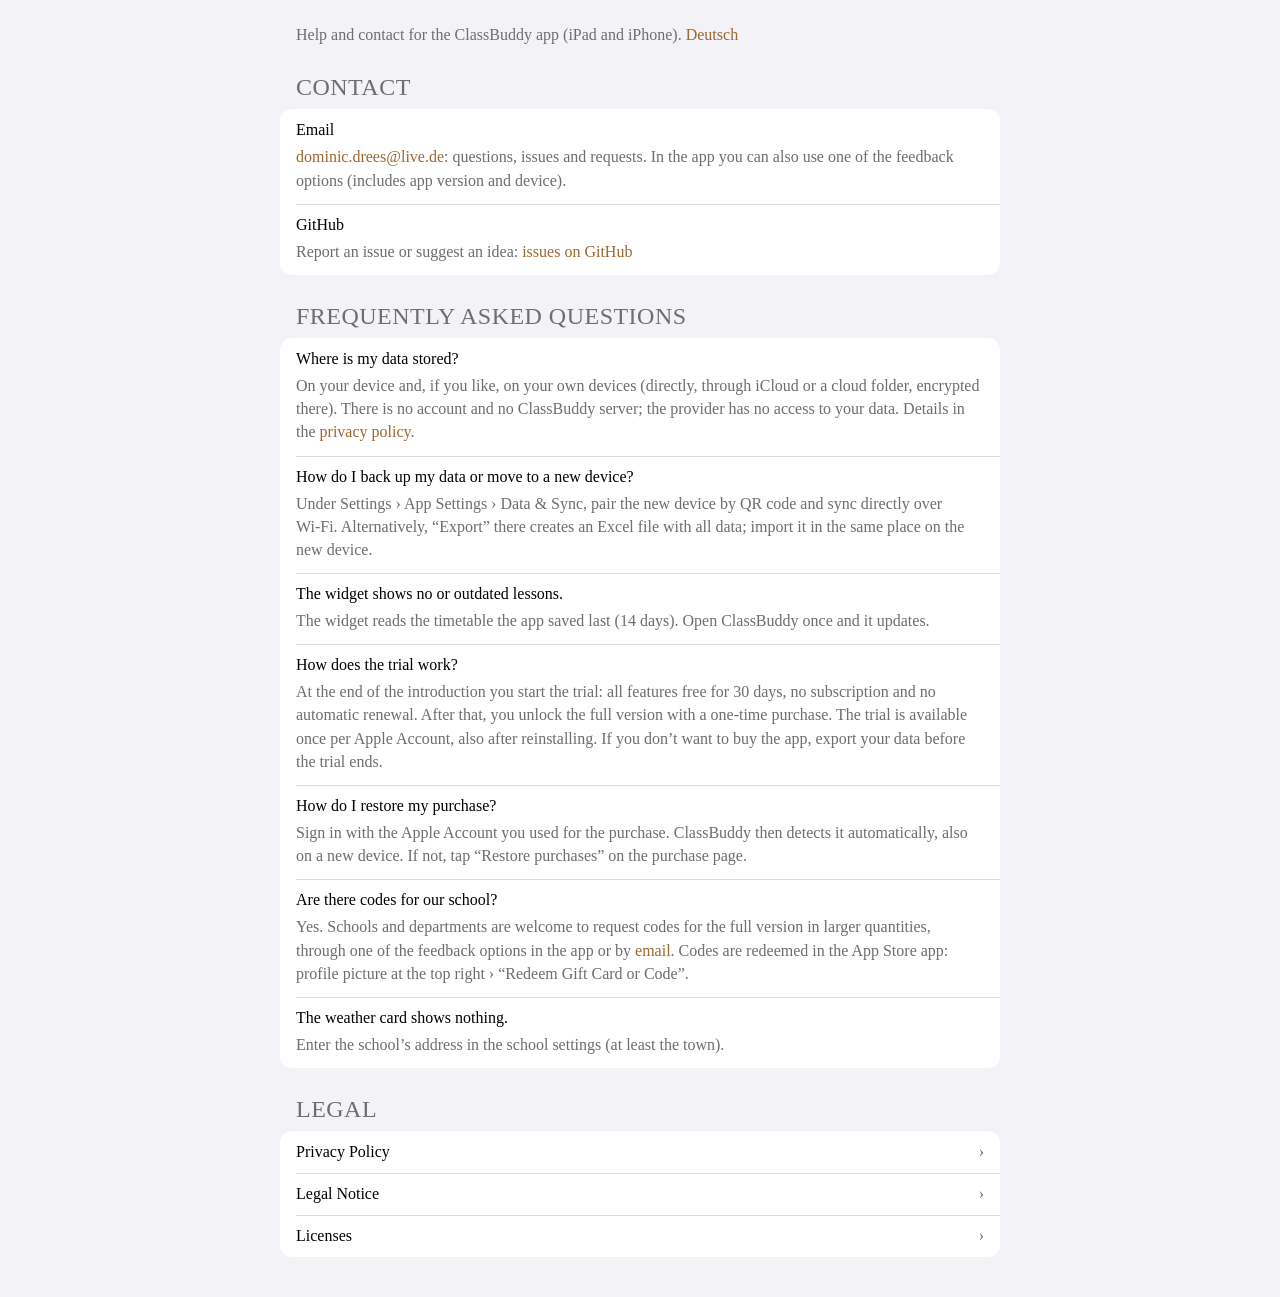
<file: site/support.en.html>
<!doctype html>
<html lang="en">
<head>
<meta charset="utf-8">
<meta name="viewport" content="width=device-width, initial-scale=1">
<title>ClassBuddy · Support</title>
<link rel="icon" href="app-icon.png">
<style>
  :root {
    color-scheme: light dark;
    --bg: #f2f2f7;
    --card: #ffffff;
    --text: #000000;
    --secondary: #6d6d72;
    --separator: rgba(60, 60, 67, 0.18);
    --accent: #9c6830;
    --pill: rgba(156, 104, 48, 0.12);
  }
  @media (prefers-color-scheme: dark) {
    :root {
      --bg: #000000;
      --card: #1c1c1e;
      --text: #ffffff;
      --secondary: #98989f;
      --separator: rgba(84, 84, 88, 0.6);
      --accent: #cd9c5e;
      --pill: rgba(205, 156, 94, 0.16);
    }
  }
  * { box-sizing: border-box; }
  body {
    margin: 0;
    padding: 20px 20px 40px;
    background: var(--bg);
    color: var(--text);
    font: -apple-system-body;
    -webkit-text-size-adjust: 100%;
  }
  main { max-width: 720px; margin: 0 auto; }
  .intro { color: var(--secondary); font: -apple-system-subheadline; margin: 4px 16px 24px; line-height: 1.4; }
  h2 {
    font: -apple-system-footnote;
    text-transform: uppercase;
    letter-spacing: 0.02em;
    color: var(--secondary);
    margin: 28px 16px 8px;
    font-weight: 400;
  }
  .card { background: var(--card); border-radius: 12px; overflow: hidden; }
  .row { padding: 12px 16px; position: relative; }
  .row + .row::before {
    content: ""; position: absolute; top: 0; left: 16px; right: 0;
    border-top: 0.5px solid var(--separator);
  }
  .row-head { display: flex; align-items: baseline; gap: 8px; flex-wrap: wrap; }
  .name { font: -apple-system-headline; }
  .pill {
    font: -apple-system-caption1; font-weight: 600;
    color: var(--accent); background: var(--pill);
    padding: 2px 8px; border-radius: 999px;
  }
  .desc { color: var(--secondary); font: -apple-system-subheadline; margin-top: 4px; line-height: 1.4; }
  a { color: var(--accent); text-decoration: none; }
  details { margin-top: 8px; }
  summary { color: var(--accent); font: -apple-system-subheadline; cursor: pointer; list-style: none; }
  summary::-webkit-details-marker { display: none; }
  summary::after { content: " ›"; }
  details[open] summary::after { content: " ⌄"; }
  pre {
    white-space: pre-wrap; font: -apple-system-caption2; font-family: ui-monospace, Menlo, monospace;
    color: var(--secondary); margin: 8px 0 0; line-height: 1.45;
  }
  .footnote { color: var(--secondary); font: -apple-system-footnote; margin: 8px 16px 0; line-height: 1.4; }
  html, body { overflow-x: hidden; }
  body { overflow-wrap: anywhere; word-break: normal; }
  pre { max-width: 100%; overflow-x: hidden; overflow-wrap: anywhere; }
  ul { margin: 6px 0 0; padding-left: 20px; }
  li { margin: 4px 0; line-height: 1.4; }
  .row p { margin: 6px 0 0; line-height: 1.45; }
  .muted { color: var(--secondary); }
  .ok { color: #34c759; font-weight: 600; }
  .todo { color: #ff3b30; font-weight: 600; }
  .hero { display: flex; align-items: center; gap: 16px; margin: 8px 16px 24px; }
  .hero img { width: 76px; height: 76px; border-radius: 17px; box-shadow: 0 3px 8px rgba(0,0,0,0.12); }
  .hero h1 { margin: 0; font: -apple-system-title1; font-weight: 700; font-size: 28px; }
  .hero p { margin: 4px 0 0; color: var(--secondary); line-height: 1.4; }
  .lang { margin: 0 16px 16px; color: var(--secondary); font-size: 15px; }
  a.rowlink { display: block; color: var(--text); text-decoration: none; }
  a.rowlink .name::after { content: "›"; float: right; color: var(--secondary); }
</style>
</head>
<body>
<main>
  <p class="intro">Help and contact for the ClassBuddy app (iPad and iPhone). <a href="support.html">Deutsch</a></p>

  <h2>Contact</h2>
  <div class="card">
    <div class="row">
      <div class="name">Email</div>
      <p class="muted"><a href="mailto:dominic.drees@live.de?subject=ClassBuddy%20Support">dominic.drees@live.de</a>: questions, issues and requests. In the app you can also use one of the feedback options (includes app version and device).</p>
    </div>
    <div class="row">
      <div class="name">GitHub</div>
      <p class="muted">Report an issue or suggest an idea: <a href="https://github.com/undeaDD/ClassBuddy/issues">issues on GitHub</a></p>
    </div>
  </div>

  <h2>Frequently Asked Questions</h2>
  <div class="card">
    <div class="row">
      <div class="name">Where is my data stored?</div>
      <p class="muted">On your device and, if you like, on your own devices (directly, through iCloud or a cloud folder, encrypted there). There is no account and no ClassBuddy server; the provider has no access to your data. Details in the <a href="privacy.en.html">privacy policy</a>.</p>
    </div>
    <div class="row">
      <div class="name">How do I back up my data or move to a new device?</div>
      <p class="muted">Under Settings › App Settings › Data &amp; Sync, pair the new device by QR code and sync directly over Wi‑Fi. Alternatively, “Export” there creates an Excel file with all data; import it in the same place on the new device.</p>
    </div>
    <div class="row">
      <div class="name">The widget shows no or outdated lessons.</div>
      <p class="muted">The widget reads the timetable the app saved last (14 days). Open ClassBuddy once and it updates.</p>
    </div>
    <div class="row">
      <div class="name">How does the trial work?</div>
      <p class="muted">At the end of the introduction you start the trial: all features free for 30 days, no subscription and no automatic renewal. After that, you unlock the full version with a one-time purchase. The trial is available once per Apple Account, also after reinstalling. If you don’t want to buy the app, export your data before the trial ends.</p>
    </div>
    <div class="row">
      <div class="name">How do I restore my purchase?</div>
      <p class="muted">Sign in with the Apple Account you used for the purchase. ClassBuddy then detects it automatically, also on a new device. If not, tap “Restore purchases” on the purchase page.</p>
    </div>
    <div class="row">
      <div class="name">Are there codes for our school?</div>
      <p class="muted">Yes. Schools and departments are welcome to request codes for the full version in larger quantities, through one of the feedback options in the app or by <a href="mailto:dominic.drees@live.de?subject=ClassBuddy%20codes%20for%20schools">email</a>. Codes are redeemed in the App Store app: profile picture at the top right › “Redeem Gift Card or Code”.</p>
    </div>
    <div class="row">
      <div class="name">The weather card shows nothing.</div>
      <p class="muted">Enter the school’s address in the school settings (at least the town).</p>
    </div>
  </div>

  <h2>Legal</h2>
  <div class="card">
    <div class="row"><a class="rowlink" href="privacy.en.html"><div class="name">Privacy Policy</div></a></div>
    <div class="row"><a class="rowlink" href="imprint.en.html"><div class="name">Legal Notice</div></a></div>
    <div class="row"><a class="rowlink" href="licenses.en.html"><div class="name">Licenses</div></a></div>
  </div>
</main>
</body>
</html>
</file>
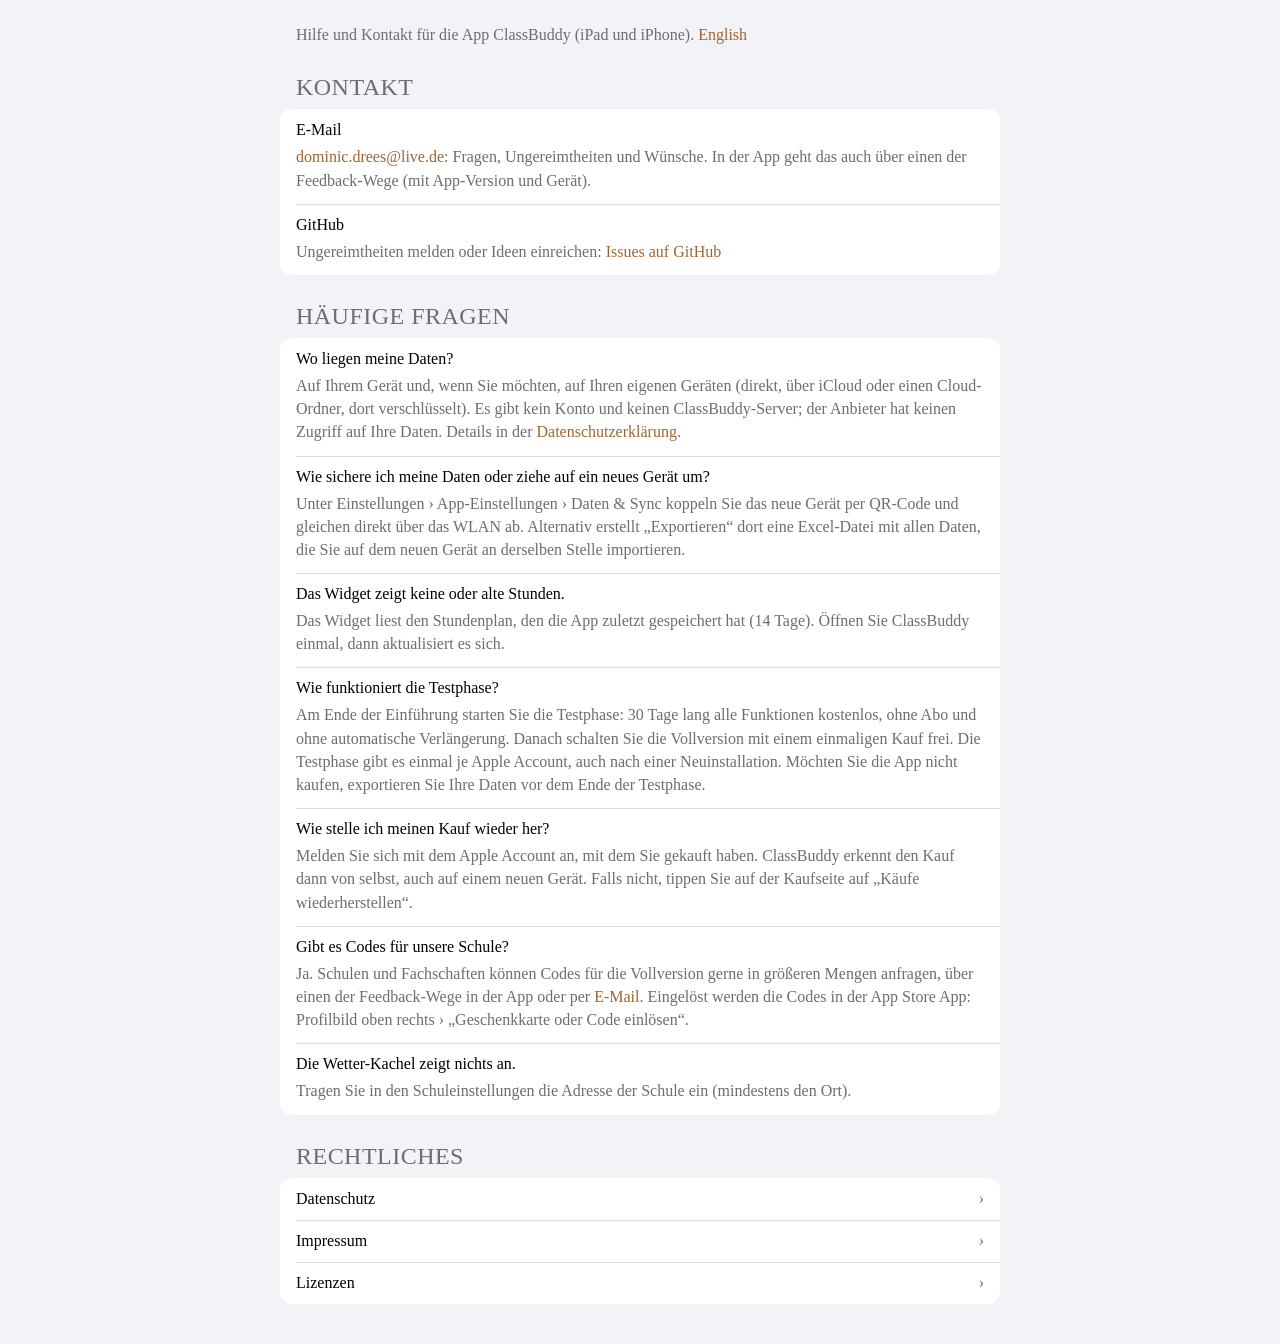
<file: site/support.html>
<!doctype html>
<html lang="de">
<head>
<meta charset="utf-8">
<meta name="viewport" content="width=device-width, initial-scale=1">
<title>ClassBuddy · Support</title>
<link rel="icon" href="app-icon.png">
<style>
  :root {
    color-scheme: light dark;
    --bg: #f2f2f7;
    --card: #ffffff;
    --text: #000000;
    --secondary: #6d6d72;
    --separator: rgba(60, 60, 67, 0.18);
    --accent: #9c6830;
    --pill: rgba(156, 104, 48, 0.12);
  }
  @media (prefers-color-scheme: dark) {
    :root {
      --bg: #000000;
      --card: #1c1c1e;
      --text: #ffffff;
      --secondary: #98989f;
      --separator: rgba(84, 84, 88, 0.6);
      --accent: #cd9c5e;
      --pill: rgba(205, 156, 94, 0.16);
    }
  }
  * { box-sizing: border-box; }
  body {
    margin: 0;
    padding: 20px 20px 40px;
    background: var(--bg);
    color: var(--text);
    font: -apple-system-body;
    -webkit-text-size-adjust: 100%;
  }
  main { max-width: 720px; margin: 0 auto; }
  .intro { color: var(--secondary); font: -apple-system-subheadline; margin: 4px 16px 24px; line-height: 1.4; }
  h2 {
    font: -apple-system-footnote;
    text-transform: uppercase;
    letter-spacing: 0.02em;
    color: var(--secondary);
    margin: 28px 16px 8px;
    font-weight: 400;
  }
  .card { background: var(--card); border-radius: 12px; overflow: hidden; }
  .row { padding: 12px 16px; position: relative; }
  .row + .row::before {
    content: ""; position: absolute; top: 0; left: 16px; right: 0;
    border-top: 0.5px solid var(--separator);
  }
  .row-head { display: flex; align-items: baseline; gap: 8px; flex-wrap: wrap; }
  .name { font: -apple-system-headline; }
  .pill {
    font: -apple-system-caption1; font-weight: 600;
    color: var(--accent); background: var(--pill);
    padding: 2px 8px; border-radius: 999px;
  }
  .desc { color: var(--secondary); font: -apple-system-subheadline; margin-top: 4px; line-height: 1.4; }
  a { color: var(--accent); text-decoration: none; }
  details { margin-top: 8px; }
  summary { color: var(--accent); font: -apple-system-subheadline; cursor: pointer; list-style: none; }
  summary::-webkit-details-marker { display: none; }
  summary::after { content: " ›"; }
  details[open] summary::after { content: " ⌄"; }
  pre {
    white-space: pre-wrap; font: -apple-system-caption2; font-family: ui-monospace, Menlo, monospace;
    color: var(--secondary); margin: 8px 0 0; line-height: 1.45;
  }
  .footnote { color: var(--secondary); font: -apple-system-footnote; margin: 8px 16px 0; line-height: 1.4; }
  html, body { overflow-x: hidden; }
  body { overflow-wrap: anywhere; word-break: normal; }
  pre { max-width: 100%; overflow-x: hidden; overflow-wrap: anywhere; }
  ul { margin: 6px 0 0; padding-left: 20px; }
  li { margin: 4px 0; line-height: 1.4; }
  .row p { margin: 6px 0 0; line-height: 1.45; }
  .muted { color: var(--secondary); }
  .ok { color: #34c759; font-weight: 600; }
  .todo { color: #ff3b30; font-weight: 600; }
  .hero { display: flex; align-items: center; gap: 16px; margin: 8px 16px 24px; }
  .hero img { width: 76px; height: 76px; border-radius: 17px; box-shadow: 0 3px 8px rgba(0,0,0,0.12); }
  .hero h1 { margin: 0; font: -apple-system-title1; font-weight: 700; font-size: 28px; }
  .hero p { margin: 4px 0 0; color: var(--secondary); line-height: 1.4; }
  .lang { margin: 0 16px 16px; color: var(--secondary); font-size: 15px; }
  a.rowlink { display: block; color: var(--text); text-decoration: none; }
  a.rowlink .name::after { content: "›"; float: right; color: var(--secondary); }
</style>
</head>
<body>
<main>
  <p class="intro">Hilfe und Kontakt für die App ClassBuddy (iPad und iPhone). <a href="support.en.html">English</a></p>

  <h2>Kontakt</h2>
  <div class="card">
    <div class="row">
      <div class="name">E-Mail</div>
      <p class="muted"><a href="mailto:dominic.drees@live.de?subject=ClassBuddy%20Support">dominic.drees@live.de</a>: Fragen, Ungereimtheiten und Wünsche. In der App geht das auch über einen der Feedback-Wege (mit App-Version und Gerät).</p>
    </div>
    <div class="row">
      <div class="name">GitHub</div>
      <p class="muted">Ungereimtheiten melden oder Ideen einreichen: <a href="https://github.com/undeaDD/ClassBuddy/issues">Issues auf GitHub</a></p>
    </div>
  </div>

  <h2>Häufige Fragen</h2>
  <div class="card">
    <div class="row">
      <div class="name">Wo liegen meine Daten?</div>
      <p class="muted">Auf Ihrem Gerät und, wenn Sie möchten, auf Ihren eigenen Geräten (direkt, über iCloud oder einen Cloud-Ordner, dort verschlüsselt). Es gibt kein Konto und keinen ClassBuddy-Server; der Anbieter hat keinen Zugriff auf Ihre Daten. Details in der <a href="privacy.html">Datenschutzerklärung</a>.</p>
    </div>
    <div class="row">
      <div class="name">Wie sichere ich meine Daten oder ziehe auf ein neues Gerät um?</div>
      <p class="muted">Unter Einstellungen › App-Einstellungen › Daten &amp; Sync koppeln Sie das neue Gerät per QR-Code und gleichen direkt über das WLAN ab. Alternativ erstellt „Exportieren“ dort eine Excel-Datei mit allen Daten, die Sie auf dem neuen Gerät an derselben Stelle importieren.</p>
    </div>
    <div class="row">
      <div class="name">Das Widget zeigt keine oder alte Stunden.</div>
      <p class="muted">Das Widget liest den Stundenplan, den die App zuletzt gespeichert hat (14 Tage). Öffnen Sie ClassBuddy einmal, dann aktualisiert es sich.</p>
    </div>
    <div class="row">
      <div class="name">Wie funktioniert die Testphase?</div>
      <p class="muted">Am Ende der Einführung starten Sie die Testphase: 30 Tage lang alle Funktionen kostenlos, ohne Abo und ohne automatische Verlängerung. Danach schalten Sie die Vollversion mit einem einmaligen Kauf frei. Die Testphase gibt es einmal je Apple Account, auch nach einer Neuinstallation. Möchten Sie die App nicht kaufen, exportieren Sie Ihre Daten vor dem Ende der Testphase.</p>
    </div>
    <div class="row">
      <div class="name">Wie stelle ich meinen Kauf wieder her?</div>
      <p class="muted">Melden Sie sich mit dem Apple Account an, mit dem Sie gekauft haben. ClassBuddy erkennt den Kauf dann von selbst, auch auf einem neuen Gerät. Falls nicht, tippen Sie auf der Kaufseite auf „Käufe wiederherstellen“.</p>
    </div>
    <div class="row">
      <div class="name">Gibt es Codes für unsere Schule?</div>
      <p class="muted">Ja. Schulen und Fachschaften können Codes für die Vollversion gerne in größeren Mengen anfragen, über einen der Feedback-Wege in der App oder per <a href="mailto:dominic.drees@live.de?subject=ClassBuddy%20Codes%20f%C3%BCr%20Schulen">E-Mail</a>. Eingelöst werden die Codes in der App Store App: Profilbild oben rechts › „Geschenkkarte oder Code einlösen“.</p>
    </div>
    <div class="row">
      <div class="name">Die Wetter-Kachel zeigt nichts an.</div>
      <p class="muted">Tragen Sie in den Schuleinstellungen die Adresse der Schule ein (mindestens den Ort).</p>
    </div>
  </div>

  <h2>Rechtliches</h2>
  <div class="card">
    <div class="row"><a class="rowlink" href="privacy.html"><div class="name">Datenschutz</div></a></div>
    <div class="row"><a class="rowlink" href="imprint.html"><div class="name">Impressum</div></a></div>
    <div class="row"><a class="rowlink" href="licenses.html"><div class="name">Lizenzen</div></a></div>
  </div>
</main>
</body>
</html>
</file>
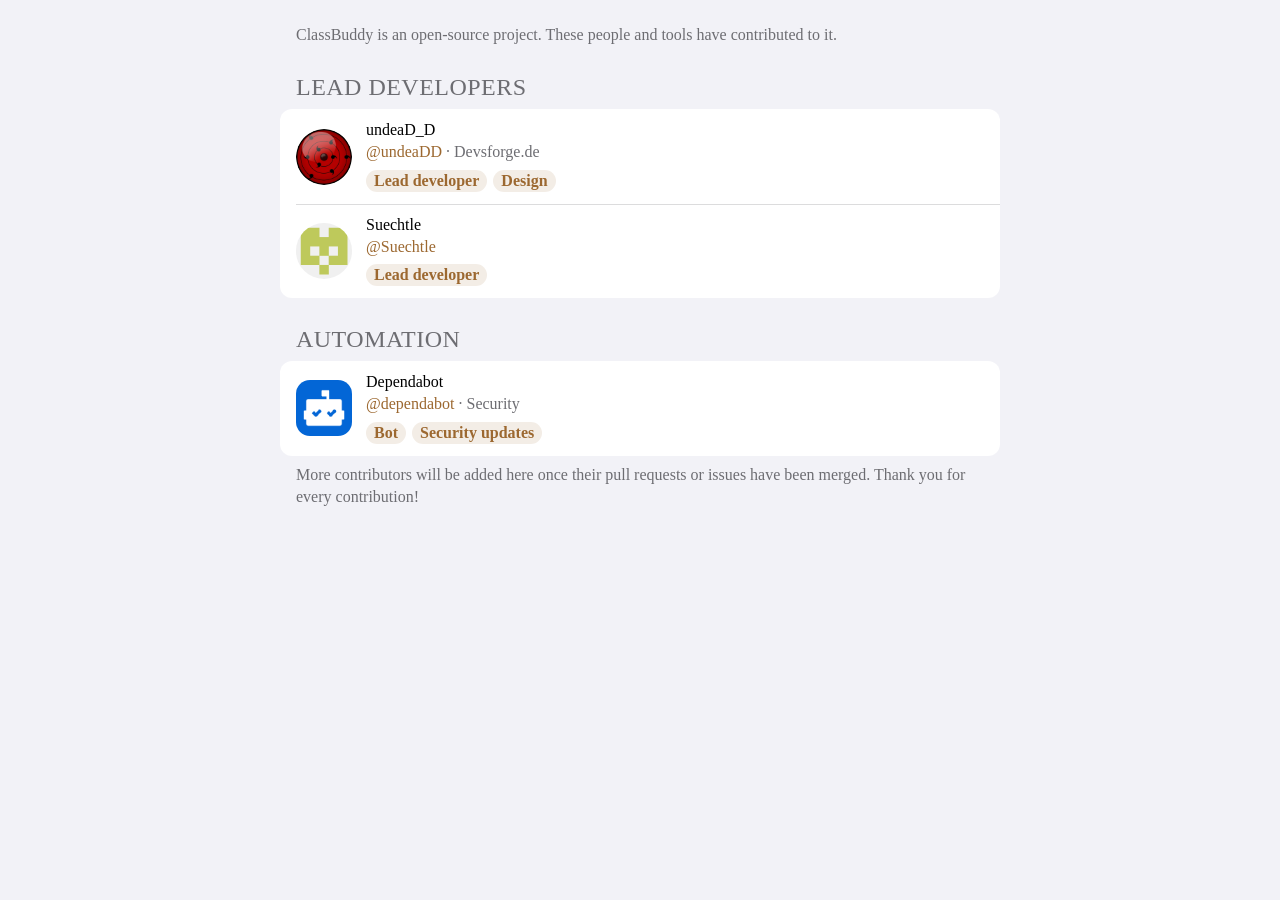
<file: ClassBuddy/Resources/Legal/collaborators.en.html>
<!doctype html>
<html lang="en">
<head>
<meta charset="utf-8">
<meta name="viewport" content="width=device-width, initial-scale=1, maximum-scale=1">
<title>Contributors</title>
<style>
  :root {
    color-scheme: light dark;
    --bg: #f2f2f7;
    --card: #ffffff;
    --text: #000000;
    --secondary: #6d6d72;
    --separator: rgba(60, 60, 67, 0.18);
    --accent: #9c6830;
    --pill: rgba(156, 104, 48, 0.12);
  }
  @media (prefers-color-scheme: dark) {
    :root {
      --bg: #000000;
      --card: #1c1c1e;
      --text: #ffffff;
      --secondary: #98989f;
      --separator: rgba(84, 84, 88, 0.6);
      --accent: #cd9c5e;
      --pill: rgba(205, 156, 94, 0.16);
    }
  }
  * { box-sizing: border-box; }
  body {
    margin: 0;
    padding: 20px 20px 40px;
    background: var(--bg);
    color: var(--text);
    font: -apple-system-body;
    -webkit-text-size-adjust: 100%;
  }
  main { max-width: 720px; margin: 0 auto; }
  .intro { color: var(--secondary); font: -apple-system-subheadline; margin: 4px 16px 24px; line-height: 1.4; }
  h2 {
    font: -apple-system-footnote;
    text-transform: uppercase;
    letter-spacing: 0.02em;
    color: var(--secondary);
    margin: 28px 16px 8px;
    font-weight: 400;
  }
  .card { background: var(--card); border-radius: 12px; overflow: hidden; }
  .row { padding: 12px 16px; position: relative; }
  .row + .row::before {
    content: ""; position: absolute; top: 0; left: 16px; right: 0;
    border-top: 0.5px solid var(--separator);
  }
  .row-head { display: flex; align-items: baseline; gap: 8px; flex-wrap: wrap; }
  .name { font: -apple-system-headline; }
  .pill {
    font: -apple-system-caption1; font-weight: 600;
    color: var(--accent); background: var(--pill);
    padding: 2px 8px; border-radius: 999px;
  }
  .desc { color: var(--secondary); font: -apple-system-subheadline; margin-top: 4px; line-height: 1.4; }
  a { color: var(--accent); text-decoration: none; }
  details { margin-top: 8px; }
  summary { color: var(--accent); font: -apple-system-subheadline; cursor: pointer; list-style: none; }
  summary::-webkit-details-marker { display: none; }
  summary::after { content: " ›"; }
  details[open] summary::after { content: " ⌄"; }
  pre {
    white-space: pre-wrap; font: -apple-system-caption2; font-family: ui-monospace, Menlo, monospace;
    color: var(--secondary); margin: 8px 0 0; line-height: 1.45;
  }
  .footnote { color: var(--secondary); font: -apple-system-footnote; margin: 8px 16px 0; line-height: 1.4; }
  html, body { overflow-x: hidden; }
  body { overflow-wrap: anywhere; word-break: normal; }
  pre { max-width: 100%; overflow-x: hidden; overflow-wrap: anywhere; }
  ul { margin: 6px 0 0; padding-left: 20px; }
  li { margin: 4px 0; line-height: 1.4; }
  .row p { margin: 6px 0 0; line-height: 1.45; }
  .muted { color: var(--secondary); }
  .ok { color: #34c759; font-weight: 600; }
  .todo { color: #ff3b30; font-weight: 600; }
  .person { display: flex; gap: 14px; align-items: center; }
  .avatar { width: 56px; height: 56px; border-radius: 50%; flex: none; background: var(--pill); object-fit: cover; }
  .avatar.bot { border-radius: 14px; }
  .person .desc { margin-top: 2px; }
  .pills { display: flex; gap: 6px; flex-wrap: wrap; margin-top: 6px; }
</style>
</head>
<body>
<main>
  <p class="intro">ClassBuddy is an open-source project. These people and tools have contributed to it.</p>

  <h2>Lead developers</h2>
  <div class="card">
    <div class="row person">
      <img class="avatar" src="[data-uri]" alt="">
      <div>
        <div class="name">undeaD_D</div>
        <div class="desc"><a href="https://github.com/undeaDD">@undeaDD</a> · Devsforge.de</div>
        <div class="pills"><span class="pill">Lead developer</span><span class="pill">Design</span></div>
      </div>
    </div>
    <div class="row person">
      <img class="avatar" src="[data-uri]" alt="">
      <div>
        <div class="name">Suechtle</div>
        <div class="desc"><a href="https://github.com/Suechtle">@Suechtle</a></div>
        <div class="pills"><span class="pill">Lead developer</span></div>
      </div>
    </div>
  </div>

  <h2>Automation</h2>
  <div class="card">
    <div class="row person">
      <img class="avatar bot" src="[data-uri]" alt="">
      <div>
        <div class="name">Dependabot</div>
        <div class="desc"><a href="https://github.com/apps/dependabot">@dependabot</a> · Security</div>
        <div class="pills"><span class="pill">Bot</span><span class="pill">Security updates</span></div>
      </div>
    </div>
  </div>

  <p class="footnote">More contributors will be added here once their pull requests or issues have been merged. Thank you for every contribution!</p>
</main>
</body>
</html>
</file>
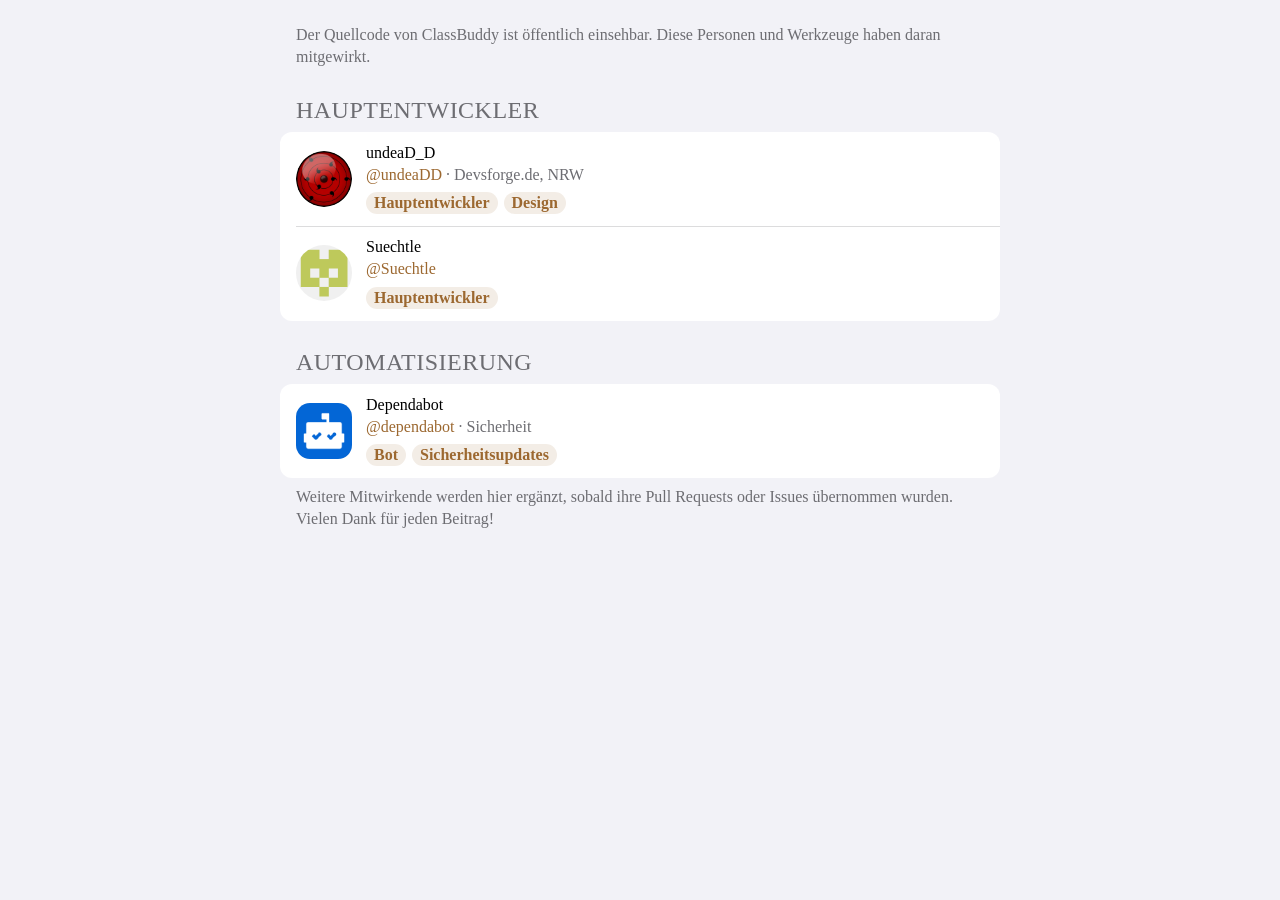
<file: ClassBuddy/Resources/Legal/collaborators.html>
<!doctype html>
<html lang="de">
<head>
<meta charset="utf-8">
<meta name="viewport" content="width=device-width, initial-scale=1, maximum-scale=1">
<title>Mitwirkende</title>
<style>
  :root {
    color-scheme: light dark;
    --bg: #f2f2f7;
    --card: #ffffff;
    --text: #000000;
    --secondary: #6d6d72;
    --separator: rgba(60, 60, 67, 0.18);
    --accent: #9c6830;
    --pill: rgba(156, 104, 48, 0.12);
  }
  @media (prefers-color-scheme: dark) {
    :root {
      --bg: #000000;
      --card: #1c1c1e;
      --text: #ffffff;
      --secondary: #98989f;
      --separator: rgba(84, 84, 88, 0.6);
      --accent: #cd9c5e;
      --pill: rgba(205, 156, 94, 0.16);
    }
  }
  * { box-sizing: border-box; }
  body {
    margin: 0;
    padding: 20px 20px 40px;
    background: var(--bg);
    color: var(--text);
    font: -apple-system-body;
    -webkit-text-size-adjust: 100%;
  }
  main { max-width: 720px; margin: 0 auto; }
  .intro { color: var(--secondary); font: -apple-system-subheadline; margin: 4px 16px 24px; line-height: 1.4; }
  h2 {
    font: -apple-system-footnote;
    text-transform: uppercase;
    letter-spacing: 0.02em;
    color: var(--secondary);
    margin: 28px 16px 8px;
    font-weight: 400;
  }
  .card { background: var(--card); border-radius: 12px; overflow: hidden; }
  .row { padding: 12px 16px; position: relative; }
  .row + .row::before {
    content: ""; position: absolute; top: 0; left: 16px; right: 0;
    border-top: 0.5px solid var(--separator);
  }
  .row-head { display: flex; align-items: baseline; gap: 8px; flex-wrap: wrap; }
  .name { font: -apple-system-headline; }
  .pill {
    font: -apple-system-caption1; font-weight: 600;
    color: var(--accent); background: var(--pill);
    padding: 2px 8px; border-radius: 999px;
  }
  .desc { color: var(--secondary); font: -apple-system-subheadline; margin-top: 4px; line-height: 1.4; }
  a { color: var(--accent); text-decoration: none; }
  details { margin-top: 8px; }
  summary { color: var(--accent); font: -apple-system-subheadline; cursor: pointer; list-style: none; }
  summary::-webkit-details-marker { display: none; }
  summary::after { content: " ›"; }
  details[open] summary::after { content: " ⌄"; }
  pre {
    white-space: pre-wrap; font: -apple-system-caption2; font-family: ui-monospace, Menlo, monospace;
    color: var(--secondary); margin: 8px 0 0; line-height: 1.45;
  }
  .footnote { color: var(--secondary); font: -apple-system-footnote; margin: 8px 16px 0; line-height: 1.4; }
  html, body { overflow-x: hidden; }
  body { overflow-wrap: anywhere; word-break: normal; }
  pre { max-width: 100%; overflow-x: hidden; overflow-wrap: anywhere; }
  ul { margin: 6px 0 0; padding-left: 20px; }
  li { margin: 4px 0; line-height: 1.4; }
  .row p { margin: 6px 0 0; line-height: 1.45; }
  .muted { color: var(--secondary); }
  .ok { color: #34c759; font-weight: 600; }
  .todo { color: #ff3b30; font-weight: 600; }
  .person { display: flex; gap: 14px; align-items: center; }
  .avatar { width: 56px; height: 56px; border-radius: 50%; flex: none; background: var(--pill); object-fit: cover; }
  .avatar.bot { border-radius: 14px; }
  .person .desc { margin-top: 2px; }
  .pills { display: flex; gap: 6px; flex-wrap: wrap; margin-top: 6px; }
</style>
</head>
<body>
<main>
  <p class="intro">Der Quellcode von ClassBuddy ist öffentlich einsehbar. Diese Personen und Werkzeuge haben daran mitgewirkt.</p>

  <h2>Hauptentwickler</h2>
  <div class="card">
    <div class="row person">
      <img class="avatar" src="[data-uri]" alt="">
      <div>
        <div class="name">undeaD_D</div>
        <div class="desc"><a href="https://github.com/undeaDD">@undeaDD</a> · Devsforge.de, NRW</div>
        <div class="pills"><span class="pill">Hauptentwickler</span><span class="pill">Design</span></div>
      </div>
    </div>
    <div class="row person">
      <img class="avatar" src="[data-uri]" alt="">
      <div>
        <div class="name">Suechtle</div>
        <div class="desc"><a href="https://github.com/Suechtle">@Suechtle</a></div>
        <div class="pills"><span class="pill">Hauptentwickler</span></div>
      </div>
    </div>
  </div>

  <h2>Automatisierung</h2>
  <div class="card">
    <div class="row person">
      <img class="avatar bot" src="[data-uri]" alt="">
      <div>
        <div class="name">Dependabot</div>
        <div class="desc"><a href="https://github.com/apps/dependabot">@dependabot</a> · Sicherheit</div>
        <div class="pills"><span class="pill">Bot</span><span class="pill">Sicherheitsupdates</span></div>
      </div>
    </div>
  </div>

  <p class="footnote">Weitere Mitwirkende werden hier ergänzt, sobald ihre Pull Requests oder Issues übernommen wurden. Vielen Dank für jeden Beitrag!</p>
</main>
</body>
</html>
</file>
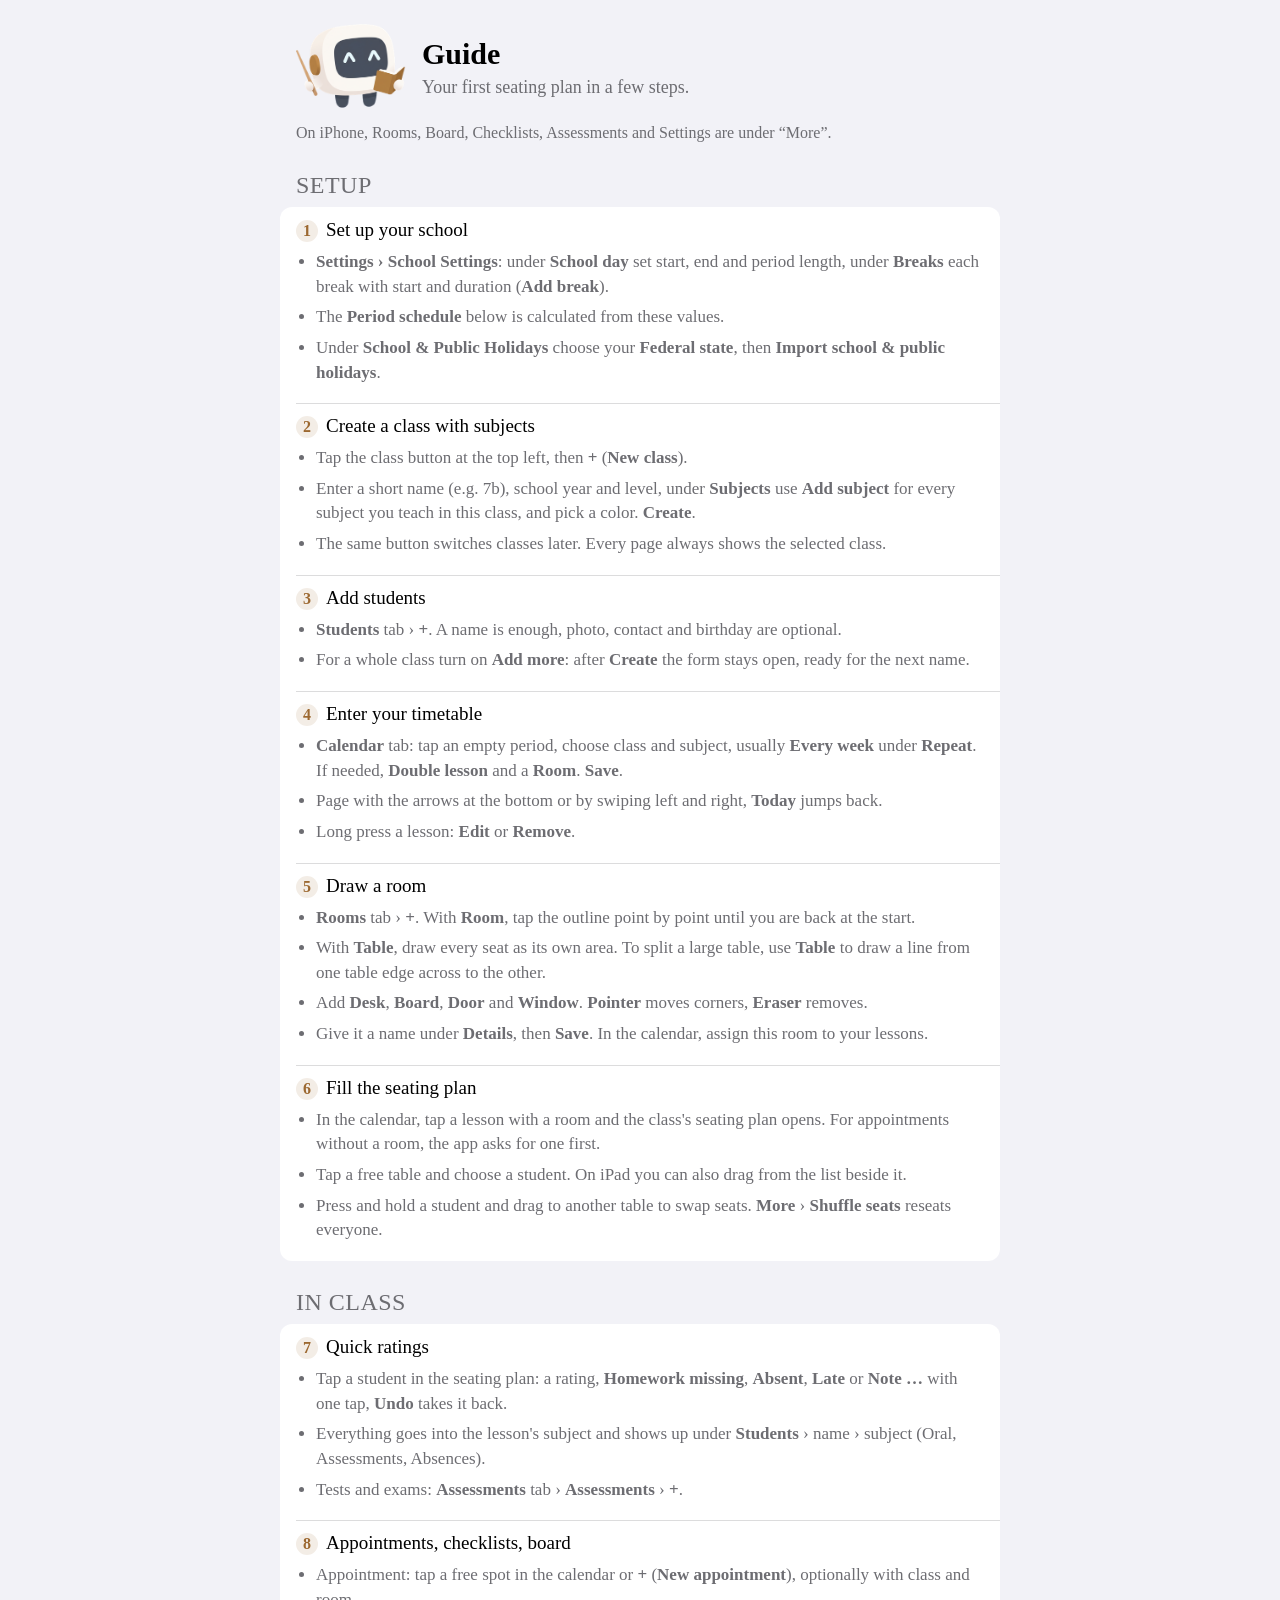
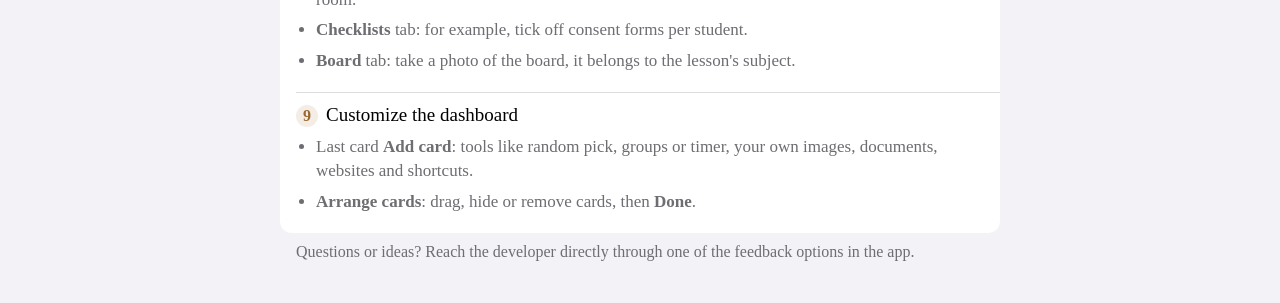
<file: ClassBuddy/Resources/Legal/guide.en.html>
<!doctype html>
<html lang="en">
<head>
<meta charset="utf-8">
<meta name="viewport" content="width=device-width, initial-scale=1, maximum-scale=1">
<title>Guide</title>
<style>
  :root {
    color-scheme: light dark;
    --bg: #f2f2f7;
    --card: #ffffff;
    --text: #000000;
    --secondary: #6d6d72;
    --separator: rgba(60, 60, 67, 0.18);
    --accent: #9c6830;
    --pill: rgba(156, 104, 48, 0.12);
  }
  @media (prefers-color-scheme: dark) {
    :root {
      --bg: #000000;
      --card: #1c1c1e;
      --text: #ffffff;
      --secondary: #98989f;
      --separator: rgba(84, 84, 88, 0.6);
      --accent: #cd9c5e;
      --pill: rgba(205, 156, 94, 0.16);
    }
  }
  * { box-sizing: border-box; }
  html, body { overflow-x: hidden; }
  body {
    margin: 0;
    padding: 20px 20px 40px;
    background: var(--bg);
    color: var(--text);
    font: -apple-system-body;
    -webkit-text-size-adjust: 100%;
    overflow-wrap: anywhere;
  }
  main { max-width: 720px; margin: 0 auto; }
  .hero { display: flex; align-items: center; gap: 16px; margin: 4px 16px 6px; }
  .hero img { width: 110px; height: auto; flex: none; }
  .hero h1 { margin: 0; font: -apple-system-title1; font-weight: 700; font-size: 30px; }
  .hero p { margin: 4px 0 0; color: var(--secondary); font: -apple-system-body; font-size: 18px; line-height: 1.35; }
  .note { color: var(--secondary); font: -apple-system-footnote; margin: 10px 16px 0; line-height: 1.4; }
  h2 {
    font: -apple-system-footnote;
    text-transform: uppercase;
    letter-spacing: 0.02em;
    color: var(--secondary);
    margin: 28px 16px 8px;
    font-weight: 400;
  }
  .card { background: var(--card); border-radius: 12px; overflow: hidden; }
  .row { padding: 12px 16px; position: relative; }
  .row + .row::before {
    content: ""; position: absolute; top: 0; left: 16px; right: 0;
    border-top: 0.5px solid var(--separator);
  }
  .row-head { display: flex; align-items: baseline; gap: 8px; }
  .step {
    flex: none;
    font: -apple-system-caption1; font-weight: 700;
    color: var(--accent); background: var(--pill);
    min-width: 22px; padding: 2px 6px; border-radius: 999px; text-align: center;
  }
  .name { font: -apple-system-headline; font-size: 19px; }
  ul { margin: 8px 0 0; padding-left: 20px; color: var(--secondary); font: -apple-system-body; font-size: 17px; }
  li { margin: 6px 0; line-height: 1.45; }
  /* Menünamen nur leicht betont, in der Textfarbe der Liste */
  b { color: inherit; font-weight: 600; }
  .footnote { color: var(--secondary); font: -apple-system-footnote; margin: 8px 16px 0; line-height: 1.4; }
</style>
</head>
<body>
<main>
  <div class="hero">
    <img src="[data-uri]" alt="">
    <div><h1>Guide</h1><p>Your first seating plan in a few steps.</p></div>
  </div>
  <p class="note">On iPhone, Rooms, Board, Checklists, Assessments and Settings are under “More”.</p>

  <h2>Setup</h2>
  <div class="card">
    <div class="row">
      <div class="row-head"><span class="step">1</span><span class="name">Set up your school</span></div>
      <ul>
        <li><b>Settings › School Settings</b>: under <b>School day</b> set start, end and period length, under <b>Breaks</b> each break with start and duration (<b>Add break</b>).</li>
        <li>The <b>Period schedule</b> below is calculated from these values.</li>
        <li>Under <b>School &amp; Public Holidays</b> choose your <b>Federal state</b>, then <b>Import school &amp; public holidays</b>.</li>
      </ul>
    </div>
    <div class="row">
      <div class="row-head"><span class="step">2</span><span class="name">Create a class with subjects</span></div>
      <ul>
        <li>Tap the class button at the top left, then <b>+</b> (<b>New class</b>).</li>
        <li>Enter a short name (e.g. 7b), school year and level, under <b>Subjects</b> use <b>Add subject</b> for every subject you teach in this class, and pick a color. <b>Create</b>.</li>
        <li>The same button switches classes later. Every page always shows the selected class.</li>
      </ul>
    </div>
    <div class="row">
      <div class="row-head"><span class="step">3</span><span class="name">Add students</span></div>
      <ul>
        <li><b>Students</b> tab › <b>+</b>. A name is enough, photo, contact and birthday are optional.</li>
        <li>For a whole class turn on <b>Add more</b>: after <b>Create</b> the form stays open, ready for the next name.</li>
      </ul>
    </div>
    <div class="row">
      <div class="row-head"><span class="step">4</span><span class="name">Enter your timetable</span></div>
      <ul>
        <li><b>Calendar</b> tab: tap an empty period, choose class and subject, usually <b>Every week</b> under <b>Repeat</b>. If needed, <b>Double lesson</b> and a <b>Room</b>. <b>Save</b>.</li>
        <li>Page with the arrows at the bottom or by swiping left and right, <b>Today</b> jumps back.</li>
        <li>Long press a lesson: <b>Edit</b> or <b>Remove</b>.</li>
      </ul>
    </div>
    <div class="row">
      <div class="row-head"><span class="step">5</span><span class="name">Draw a room</span></div>
      <ul>
        <li><b>Rooms</b> tab › <b>+</b>. With <b>Room</b>, tap the outline point by point until you are back at the start.</li>
        <li>With <b>Table</b>, draw every seat as its own area. To split a large table, use <b>Table</b> to draw a line from one table edge across to the other.</li>
        <li>Add <b>Desk</b>, <b>Board</b>, <b>Door</b> and <b>Window</b>. <b>Pointer</b> moves corners, <b>Eraser</b> removes.</li>
        <li>Give it a name under <b>Details</b>, then <b>Save</b>. In the calendar, assign this room to your lessons.</li>
      </ul>
    </div>
    <div class="row">
      <div class="row-head"><span class="step">6</span><span class="name">Fill the seating plan</span></div>
      <ul>
        <li>In the calendar, tap a lesson with a room and the class's seating plan opens. For appointments without a room, the app asks for one first.</li>
        <li>Tap a free table and choose a student. On iPad you can also drag from the list beside it.</li>
        <li>Press and hold a student and drag to another table to swap seats. <b>More</b> › <b>Shuffle seats</b> reseats everyone.</li>
      </ul>
    </div>
  </div>

  <h2>In class</h2>
  <div class="card">
    <div class="row">
      <div class="row-head"><span class="step">7</span><span class="name">Quick ratings</span></div>
      <ul>
        <li>Tap a student in the seating plan: a rating, <b>Homework missing</b>, <b>Absent</b>, <b>Late</b> or <b>Note …</b> with one tap, <b>Undo</b> takes it back.</li>
        <li>Everything goes into the lesson's subject and shows up under <b>Students</b> › name › subject (Oral, Assessments, Absences).</li>
        <li>Tests and exams: <b>Assessments</b> tab › <b>Assessments</b> › <b>+</b>.</li>
      </ul>
    </div>
    <div class="row">
      <div class="row-head"><span class="step">8</span><span class="name">Appointments, checklists, board</span></div>
      <ul>
        <li>Appointment: tap a free spot in the calendar or <b>+</b> (<b>New appointment</b>), optionally with class and room.</li>
        <li><b>Checklists</b> tab: for example, tick off consent forms per student.</li>
        <li><b>Board</b> tab: take a photo of the board, it belongs to the lesson's subject.</li>
      </ul>
    </div>
    <div class="row">
      <div class="row-head"><span class="step">9</span><span class="name">Customize the dashboard</span></div>
      <ul>
        <li>Last card <b>Add card</b>: tools like random pick, groups or timer, your own images, documents, websites and shortcuts.</li>
        <li><b>Arrange cards</b>: drag, hide or remove cards, then <b>Done</b>.</li>
      </ul>
    </div>
  </div>

  <p class="footnote">Questions or ideas? Reach the developer directly through one of the feedback options in the app.</p>
</main>
</body>
</html>
</file>
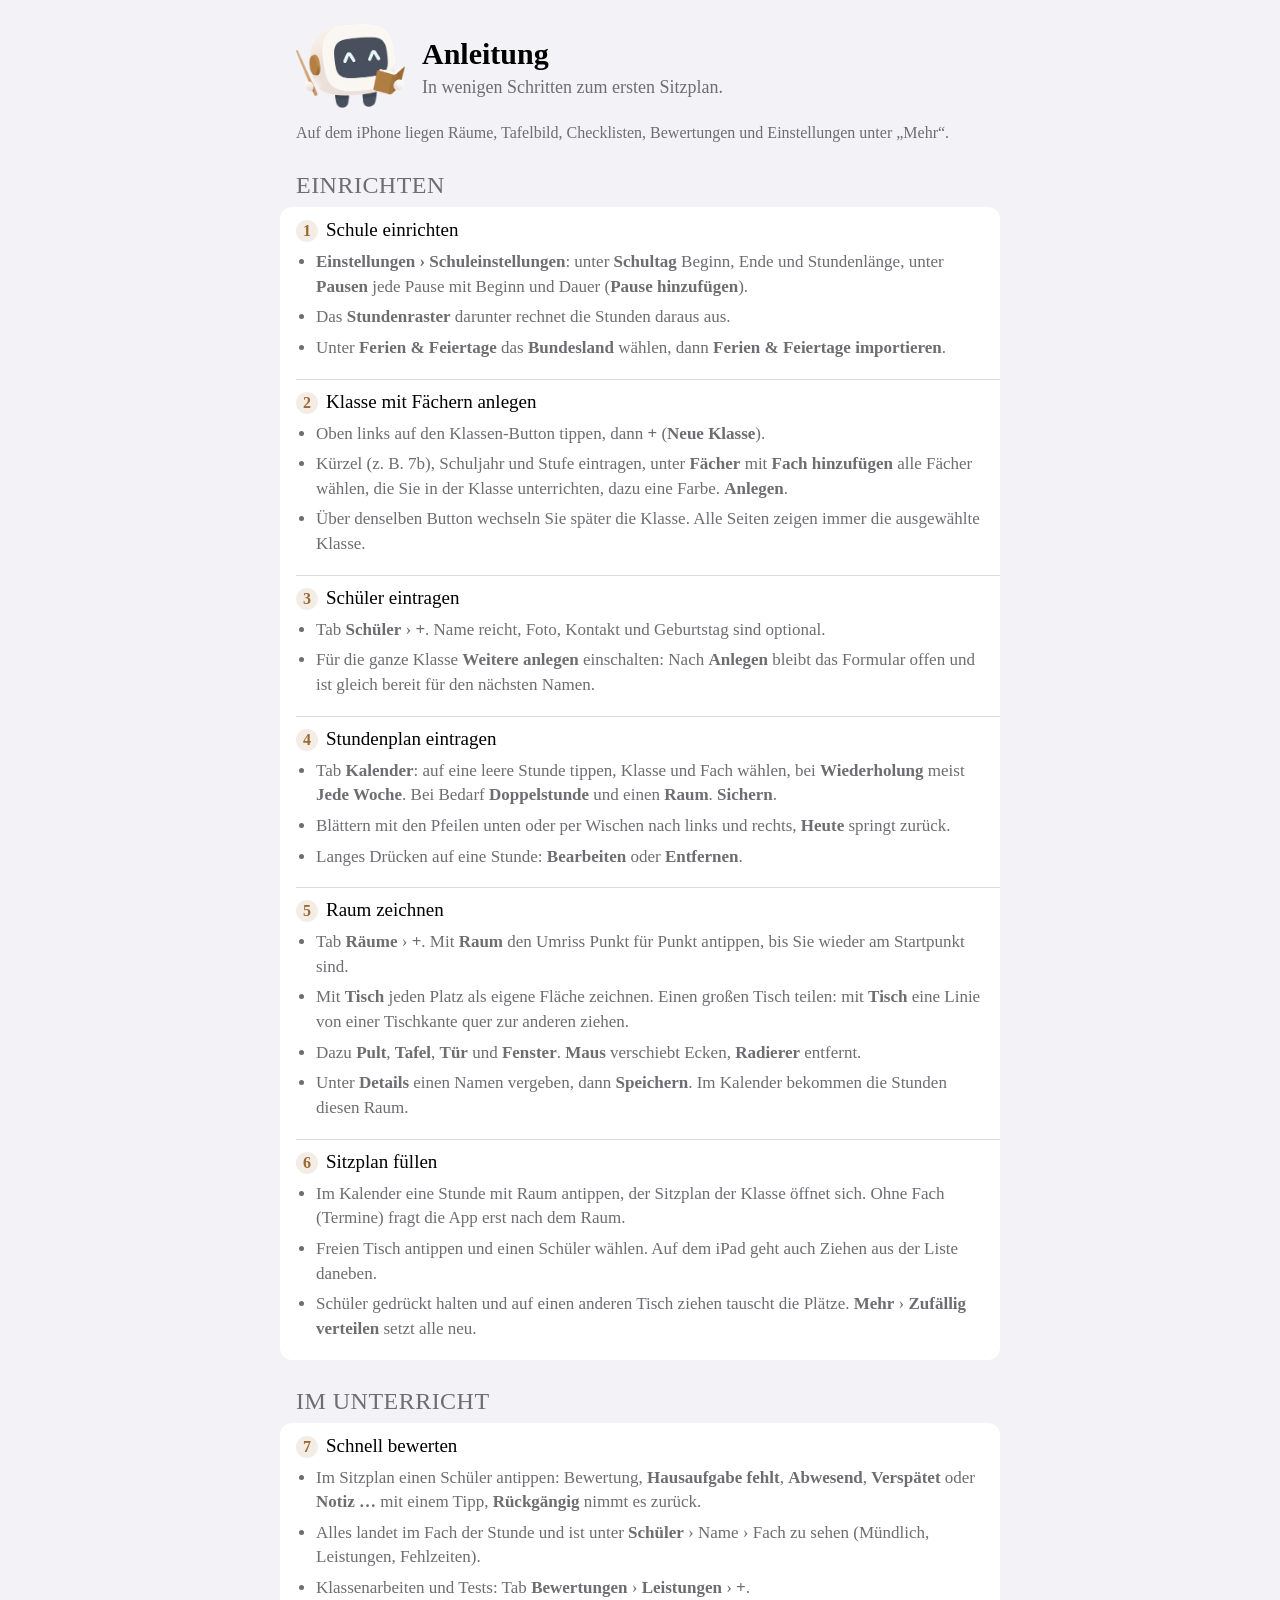
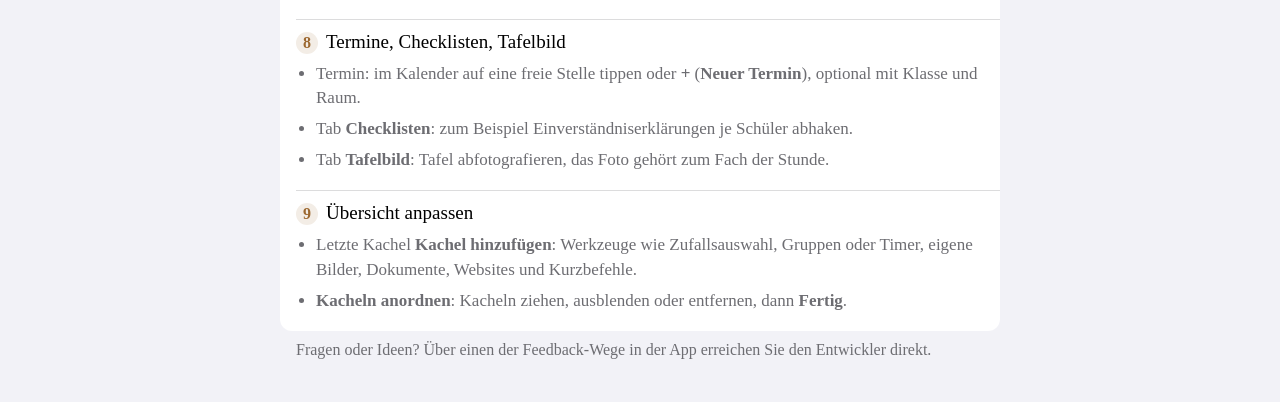
<file: ClassBuddy/Resources/Legal/guide.html>
<!doctype html>
<html lang="de">
<head>
<meta charset="utf-8">
<meta name="viewport" content="width=device-width, initial-scale=1, maximum-scale=1">
<title>Anleitung</title>
<style>
  :root {
    color-scheme: light dark;
    --bg: #f2f2f7;
    --card: #ffffff;
    --text: #000000;
    --secondary: #6d6d72;
    --separator: rgba(60, 60, 67, 0.18);
    --accent: #9c6830;
    --pill: rgba(156, 104, 48, 0.12);
  }
  @media (prefers-color-scheme: dark) {
    :root {
      --bg: #000000;
      --card: #1c1c1e;
      --text: #ffffff;
      --secondary: #98989f;
      --separator: rgba(84, 84, 88, 0.6);
      --accent: #cd9c5e;
      --pill: rgba(205, 156, 94, 0.16);
    }
  }
  * { box-sizing: border-box; }
  html, body { overflow-x: hidden; }
  body {
    margin: 0;
    padding: 20px 20px 40px;
    background: var(--bg);
    color: var(--text);
    font: -apple-system-body;
    -webkit-text-size-adjust: 100%;
    overflow-wrap: anywhere;
  }
  main { max-width: 720px; margin: 0 auto; }
  .hero { display: flex; align-items: center; gap: 16px; margin: 4px 16px 6px; }
  .hero img { width: 110px; height: auto; flex: none; }
  .hero h1 { margin: 0; font: -apple-system-title1; font-weight: 700; font-size: 30px; }
  .hero p { margin: 4px 0 0; color: var(--secondary); font: -apple-system-body; font-size: 18px; line-height: 1.35; }
  .note { color: var(--secondary); font: -apple-system-footnote; margin: 10px 16px 0; line-height: 1.4; }
  h2 {
    font: -apple-system-footnote;
    text-transform: uppercase;
    letter-spacing: 0.02em;
    color: var(--secondary);
    margin: 28px 16px 8px;
    font-weight: 400;
  }
  .card { background: var(--card); border-radius: 12px; overflow: hidden; }
  .row { padding: 12px 16px; position: relative; }
  .row + .row::before {
    content: ""; position: absolute; top: 0; left: 16px; right: 0;
    border-top: 0.5px solid var(--separator);
  }
  .row-head { display: flex; align-items: baseline; gap: 8px; }
  .step {
    flex: none;
    font: -apple-system-caption1; font-weight: 700;
    color: var(--accent); background: var(--pill);
    min-width: 22px; padding: 2px 6px; border-radius: 999px; text-align: center;
  }
  .name { font: -apple-system-headline; font-size: 19px; }
  ul { margin: 8px 0 0; padding-left: 20px; color: var(--secondary); font: -apple-system-body; font-size: 17px; }
  li { margin: 6px 0; line-height: 1.45; }
  /* Menünamen nur leicht betont, in der Textfarbe der Liste */
  b { color: inherit; font-weight: 600; }
  .footnote { color: var(--secondary); font: -apple-system-footnote; margin: 8px 16px 0; line-height: 1.4; }
</style>
</head>
<body>
<main>
  <div class="hero">
    <img src="[data-uri]" alt="">
    <div><h1>Anleitung</h1><p>In wenigen Schritten zum ersten Sitzplan.</p></div>
  </div>
  <p class="note">Auf dem iPhone liegen Räume, Tafelbild, Checklisten, Bewertungen und Einstellungen unter „Mehr“.</p>

  <h2>Einrichten</h2>
  <div class="card">
    <div class="row">
      <div class="row-head"><span class="step">1</span><span class="name">Schule einrichten</span></div>
      <ul>
        <li><b>Einstellungen › Schuleinstellungen</b>: unter <b>Schultag</b> Beginn, Ende und Stundenlänge, unter <b>Pausen</b> jede Pause mit Beginn und Dauer (<b>Pause hinzufügen</b>).</li>
        <li>Das <b>Stundenraster</b> darunter rechnet die Stunden daraus aus.</li>
        <li>Unter <b>Ferien &amp; Feiertage</b> das <b>Bundesland</b> wählen, dann <b>Ferien &amp; Feiertage importieren</b>.</li>
      </ul>
    </div>
    <div class="row">
      <div class="row-head"><span class="step">2</span><span class="name">Klasse mit Fächern anlegen</span></div>
      <ul>
        <li>Oben links auf den Klassen-Button tippen, dann <b>+</b> (<b>Neue Klasse</b>).</li>
        <li>Kürzel (z. B. 7b), Schuljahr und Stufe eintragen, unter <b>Fächer</b> mit <b>Fach hinzufügen</b> alle Fächer wählen, die Sie in der Klasse unterrichten, dazu eine Farbe. <b>Anlegen</b>.</li>
        <li>Über denselben Button wechseln Sie später die Klasse. Alle Seiten zeigen immer die ausgewählte Klasse.</li>
      </ul>
    </div>
    <div class="row">
      <div class="row-head"><span class="step">3</span><span class="name">Schüler eintragen</span></div>
      <ul>
        <li>Tab <b>Schüler</b> › <b>+</b>. Name reicht, Foto, Kontakt und Geburtstag sind optional.</li>
        <li>Für die ganze Klasse <b>Weitere anlegen</b> einschalten: Nach <b>Anlegen</b> bleibt das Formular offen und ist gleich bereit für den nächsten Namen.</li>
      </ul>
    </div>
    <div class="row">
      <div class="row-head"><span class="step">4</span><span class="name">Stundenplan eintragen</span></div>
      <ul>
        <li>Tab <b>Kalender</b>: auf eine leere Stunde tippen, Klasse und Fach wählen, bei <b>Wiederholung</b> meist <b>Jede Woche</b>. Bei Bedarf <b>Doppelstunde</b> und einen <b>Raum</b>. <b>Sichern</b>.</li>
        <li>Blättern mit den Pfeilen unten oder per Wischen nach links und rechts, <b>Heute</b> springt zurück.</li>
        <li>Langes Drücken auf eine Stunde: <b>Bearbeiten</b> oder <b>Entfernen</b>.</li>
      </ul>
    </div>
    <div class="row">
      <div class="row-head"><span class="step">5</span><span class="name">Raum zeichnen</span></div>
      <ul>
        <li>Tab <b>Räume</b> › <b>+</b>. Mit <b>Raum</b> den Umriss Punkt für Punkt antippen, bis Sie wieder am Startpunkt sind.</li>
        <li>Mit <b>Tisch</b> jeden Platz als eigene Fläche zeichnen. Einen großen Tisch teilen: mit <b>Tisch</b> eine Linie von einer Tischkante quer zur anderen ziehen.</li>
        <li>Dazu <b>Pult</b>, <b>Tafel</b>, <b>Tür</b> und <b>Fenster</b>. <b>Maus</b> verschiebt Ecken, <b>Radierer</b> entfernt.</li>
        <li>Unter <b>Details</b> einen Namen vergeben, dann <b>Speichern</b>. Im Kalender bekommen die Stunden diesen Raum.</li>
      </ul>
    </div>
    <div class="row">
      <div class="row-head"><span class="step">6</span><span class="name">Sitzplan füllen</span></div>
      <ul>
        <li>Im Kalender eine Stunde mit Raum antippen, der Sitzplan der Klasse öffnet sich. Ohne Fach (Termine) fragt die App erst nach dem Raum.</li>
        <li>Freien Tisch antippen und einen Schüler wählen. Auf dem iPad geht auch Ziehen aus der Liste daneben.</li>
        <li>Schüler gedrückt halten und auf einen anderen Tisch ziehen tauscht die Plätze. <b>Mehr</b> › <b>Zufällig verteilen</b> setzt alle neu.</li>
      </ul>
    </div>
  </div>

  <h2>Im Unterricht</h2>
  <div class="card">
    <div class="row">
      <div class="row-head"><span class="step">7</span><span class="name">Schnell bewerten</span></div>
      <ul>
        <li>Im Sitzplan einen Schüler antippen: Bewertung, <b>Hausaufgabe fehlt</b>, <b>Abwesend</b>, <b>Verspätet</b> oder <b>Notiz …</b> mit einem Tipp, <b>Rückgängig</b> nimmt es zurück.</li>
        <li>Alles landet im Fach der Stunde und ist unter <b>Schüler</b> › Name › Fach zu sehen (Mündlich, Leistungen, Fehlzeiten).</li>
        <li>Klassenarbeiten und Tests: Tab <b>Bewertungen</b> › <b>Leistungen</b> › <b>+</b>.</li>
      </ul>
    </div>
    <div class="row">
      <div class="row-head"><span class="step">8</span><span class="name">Termine, Checklisten, Tafelbild</span></div>
      <ul>
        <li>Termin: im Kalender auf eine freie Stelle tippen oder <b>+</b> (<b>Neuer Termin</b>), optional mit Klasse und Raum.</li>
        <li>Tab <b>Checklisten</b>: zum Beispiel Einverständniserklärungen je Schüler abhaken.</li>
        <li>Tab <b>Tafelbild</b>: Tafel abfotografieren, das Foto gehört zum Fach der Stunde.</li>
      </ul>
    </div>
    <div class="row">
      <div class="row-head"><span class="step">9</span><span class="name">Übersicht anpassen</span></div>
      <ul>
        <li>Letzte Kachel <b>Kachel hinzufügen</b>: Werkzeuge wie Zufallsauswahl, Gruppen oder Timer, eigene Bilder, Dokumente, Websites und Kurzbefehle.</li>
        <li><b>Kacheln anordnen</b>: Kacheln ziehen, ausblenden oder entfernen, dann <b>Fertig</b>.</li>
      </ul>
    </div>
  </div>

  <p class="footnote">Fragen oder Ideen? Über einen der Feedback-Wege in der App erreichen Sie den Entwickler direkt.</p>
</main>
</body>
</html>
</file>
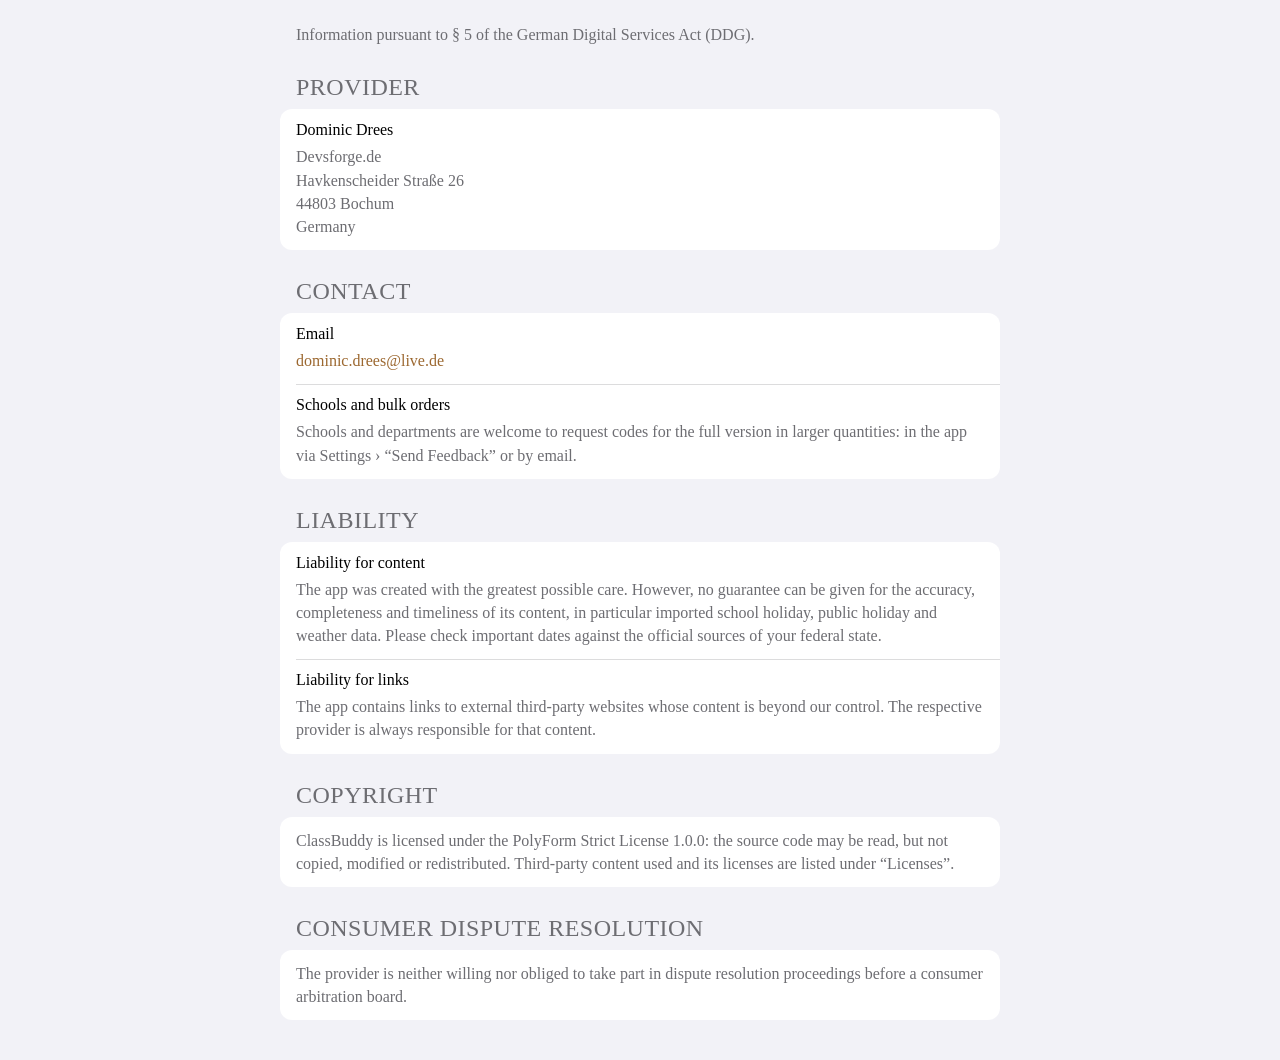
<file: ClassBuddy/Resources/Legal/imprint.en.html>
<!doctype html>
<html lang="en">
<head>
<meta charset="utf-8">
<meta name="viewport" content="width=device-width, initial-scale=1, maximum-scale=1">
<title>Imprint</title>
<style>
  :root {
    color-scheme: light dark;
    --bg: #f2f2f7;
    --card: #ffffff;
    --text: #000000;
    --secondary: #6d6d72;
    --separator: rgba(60, 60, 67, 0.18);
    --accent: #9c6830;
    --pill: rgba(156, 104, 48, 0.12);
  }
  @media (prefers-color-scheme: dark) {
    :root {
      --bg: #000000;
      --card: #1c1c1e;
      --text: #ffffff;
      --secondary: #98989f;
      --separator: rgba(84, 84, 88, 0.6);
      --accent: #cd9c5e;
      --pill: rgba(205, 156, 94, 0.16);
    }
  }
  * { box-sizing: border-box; }
  body {
    margin: 0;
    padding: 20px 20px 40px;
    background: var(--bg);
    color: var(--text);
    font: -apple-system-body;
    -webkit-text-size-adjust: 100%;
  }
  main { max-width: 720px; margin: 0 auto; }
  .intro { color: var(--secondary); font: -apple-system-subheadline; margin: 4px 16px 24px; line-height: 1.4; }
  h2 {
    font: -apple-system-footnote;
    text-transform: uppercase;
    letter-spacing: 0.02em;
    color: var(--secondary);
    margin: 28px 16px 8px;
    font-weight: 400;
  }
  .card { background: var(--card); border-radius: 12px; overflow: hidden; }
  .row { padding: 12px 16px; position: relative; }
  .row + .row::before {
    content: ""; position: absolute; top: 0; left: 16px; right: 0;
    border-top: 0.5px solid var(--separator);
  }
  .row-head { display: flex; align-items: baseline; gap: 8px; flex-wrap: wrap; }
  .name { font: -apple-system-headline; }
  .pill {
    font: -apple-system-caption1; font-weight: 600;
    color: var(--accent); background: var(--pill);
    padding: 2px 8px; border-radius: 999px;
  }
  .desc { color: var(--secondary); font: -apple-system-subheadline; margin-top: 4px; line-height: 1.4; }
  a { color: var(--accent); text-decoration: none; }
  details { margin-top: 8px; }
  summary { color: var(--accent); font: -apple-system-subheadline; cursor: pointer; list-style: none; }
  summary::-webkit-details-marker { display: none; }
  summary::after { content: " ›"; }
  details[open] summary::after { content: " ⌄"; }
  pre {
    white-space: pre-wrap; font: -apple-system-caption2; font-family: ui-monospace, Menlo, monospace;
    color: var(--secondary); margin: 8px 0 0; line-height: 1.45;
  }
  .footnote { color: var(--secondary); font: -apple-system-footnote; margin: 8px 16px 0; line-height: 1.4; }
  html, body { overflow-x: hidden; }
  body { overflow-wrap: anywhere; word-break: normal; }
  pre { max-width: 100%; overflow-x: hidden; overflow-wrap: anywhere; }
  ul { margin: 6px 0 0; padding-left: 20px; }
  li { margin: 4px 0; line-height: 1.4; }
  .row p { margin: 6px 0 0; line-height: 1.45; }
  .muted { color: var(--secondary); }
  .ok { color: #34c759; font-weight: 600; }
  .todo { color: #ff3b30; font-weight: 600; }
</style>
</head>
<body>
<main>
  <p class="intro">Information pursuant to § 5 of the German Digital Services Act (DDG).</p>

  <h2>Provider</h2>
  <div class="card">
    <div class="row">
      <div class="name">Dominic Drees</div>
      <p class="muted">Devsforge.de<br>
      Havkenscheider Straße 26<br>
      44803 Bochum<br>
      Germany</p>
    </div>
  </div>

  <h2>Contact</h2>
  <div class="card">
    <div class="row">
      <div class="name">Email</div>
      <p class="muted"><a href="mailto:dominic.drees@live.de">dominic.drees@live.de</a></p>
    </div>
    <div class="row">
      <div class="name">Schools and bulk orders</div>
      <p class="muted">Schools and departments are welcome to request codes for the full version in larger quantities: in the app via Settings › “Send Feedback” or by email.</p>
    </div>
  </div>

  <h2>Liability</h2>
  <div class="card">
    <div class="row">
      <div class="name">Liability for content</div>
      <p class="muted">The app was created with the greatest possible care. However, no guarantee can be given for the accuracy, completeness and timeliness of its content, in particular imported school holiday, public holiday and weather data. Please check important dates against the official sources of your federal state.</p>
    </div>
    <div class="row">
      <div class="name">Liability for links</div>
      <p class="muted">The app contains links to external third-party websites whose content is beyond our control. The respective provider is always responsible for that content.</p>
    </div>
  </div>

  <h2>Copyright</h2>
  <div class="card">
    <div class="row">
      <p class="muted" style="margin-top:0">ClassBuddy is licensed under the PolyForm Strict License 1.0.0: the source code may be read, but not copied, modified or redistributed. Third-party content used and its licenses are listed under “Licenses”.</p>
    </div>
  </div>

  <h2>Consumer dispute resolution</h2>
  <div class="card">
    <div class="row">
      <p class="muted" style="margin-top:0">The provider is neither willing nor obliged to take part in dispute resolution proceedings before a consumer arbitration board.</p>
    </div>
  </div>
</main>
</body>
</html>
</file>
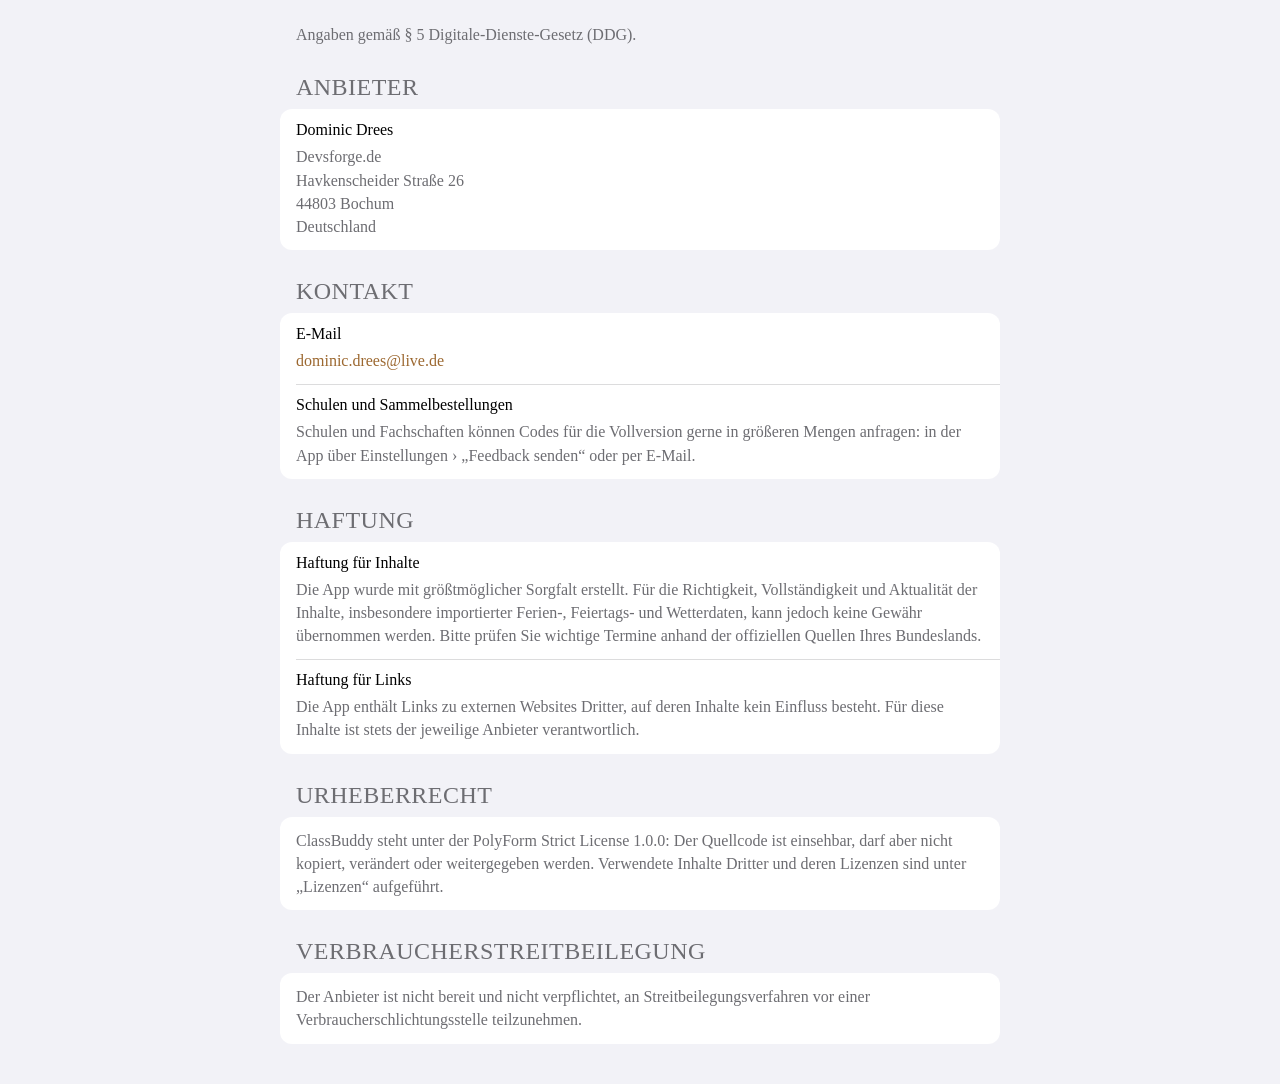
<file: ClassBuddy/Resources/Legal/imprint.html>
<!doctype html>
<html lang="de">
<head>
<meta charset="utf-8">
<meta name="viewport" content="width=device-width, initial-scale=1, maximum-scale=1">
<title>Impressum</title>
<style>
  :root {
    color-scheme: light dark;
    --bg: #f2f2f7;
    --card: #ffffff;
    --text: #000000;
    --secondary: #6d6d72;
    --separator: rgba(60, 60, 67, 0.18);
    --accent: #9c6830;
    --pill: rgba(156, 104, 48, 0.12);
  }
  @media (prefers-color-scheme: dark) {
    :root {
      --bg: #000000;
      --card: #1c1c1e;
      --text: #ffffff;
      --secondary: #98989f;
      --separator: rgba(84, 84, 88, 0.6);
      --accent: #cd9c5e;
      --pill: rgba(205, 156, 94, 0.16);
    }
  }
  * { box-sizing: border-box; }
  body {
    margin: 0;
    padding: 20px 20px 40px;
    background: var(--bg);
    color: var(--text);
    font: -apple-system-body;
    -webkit-text-size-adjust: 100%;
  }
  main { max-width: 720px; margin: 0 auto; }
  .intro { color: var(--secondary); font: -apple-system-subheadline; margin: 4px 16px 24px; line-height: 1.4; }
  h2 {
    font: -apple-system-footnote;
    text-transform: uppercase;
    letter-spacing: 0.02em;
    color: var(--secondary);
    margin: 28px 16px 8px;
    font-weight: 400;
  }
  .card { background: var(--card); border-radius: 12px; overflow: hidden; }
  .row { padding: 12px 16px; position: relative; }
  .row + .row::before {
    content: ""; position: absolute; top: 0; left: 16px; right: 0;
    border-top: 0.5px solid var(--separator);
  }
  .row-head { display: flex; align-items: baseline; gap: 8px; flex-wrap: wrap; }
  .name { font: -apple-system-headline; }
  .pill {
    font: -apple-system-caption1; font-weight: 600;
    color: var(--accent); background: var(--pill);
    padding: 2px 8px; border-radius: 999px;
  }
  .desc { color: var(--secondary); font: -apple-system-subheadline; margin-top: 4px; line-height: 1.4; }
  a { color: var(--accent); text-decoration: none; }
  details { margin-top: 8px; }
  summary { color: var(--accent); font: -apple-system-subheadline; cursor: pointer; list-style: none; }
  summary::-webkit-details-marker { display: none; }
  summary::after { content: " ›"; }
  details[open] summary::after { content: " ⌄"; }
  pre {
    white-space: pre-wrap; font: -apple-system-caption2; font-family: ui-monospace, Menlo, monospace;
    color: var(--secondary); margin: 8px 0 0; line-height: 1.45;
  }
  .footnote { color: var(--secondary); font: -apple-system-footnote; margin: 8px 16px 0; line-height: 1.4; }
  html, body { overflow-x: hidden; }
  body { overflow-wrap: anywhere; word-break: normal; }
  pre { max-width: 100%; overflow-x: hidden; overflow-wrap: anywhere; }
  ul { margin: 6px 0 0; padding-left: 20px; }
  li { margin: 4px 0; line-height: 1.4; }
  .row p { margin: 6px 0 0; line-height: 1.45; }
  .muted { color: var(--secondary); }
  .ok { color: #34c759; font-weight: 600; }
  .todo { color: #ff3b30; font-weight: 600; }
</style>
</head>
<body>
<main>
  <p class="intro">Angaben gemäß § 5 Digitale-Dienste-Gesetz (DDG).</p>

  <h2>Anbieter</h2>
  <div class="card">
    <div class="row">
      <div class="name">Dominic Drees</div>
      <p class="muted">Devsforge.de<br>
      Havkenscheider Straße 26<br>
      44803 Bochum<br>
      Deutschland</p>
    </div>
  </div>

  <h2>Kontakt</h2>
  <div class="card">
    <div class="row">
      <div class="name">E-Mail</div>
      <p class="muted"><a href="mailto:dominic.drees@live.de">dominic.drees@live.de</a></p>
    </div>
    <div class="row">
      <div class="name">Schulen und Sammelbestellungen</div>
      <p class="muted">Schulen und Fachschaften können Codes für die Vollversion gerne in größeren Mengen anfragen: in der App über Einstellungen › „Feedback senden“ oder per E-Mail.</p>
    </div>
  </div>

  <h2>Haftung</h2>
  <div class="card">
    <div class="row">
      <div class="name">Haftung für Inhalte</div>
      <p class="muted">Die App wurde mit größtmöglicher Sorgfalt erstellt. Für die Richtigkeit, Vollständigkeit und Aktualität der Inhalte, insbesondere importierter Ferien-, Feiertags- und Wetterdaten, kann jedoch keine Gewähr übernommen werden. Bitte prüfen Sie wichtige Termine anhand der offiziellen Quellen Ihres Bundeslands.</p>
    </div>
    <div class="row">
      <div class="name">Haftung für Links</div>
      <p class="muted">Die App enthält Links zu externen Websites Dritter, auf deren Inhalte kein Einfluss besteht. Für diese Inhalte ist stets der jeweilige Anbieter verantwortlich.</p>
    </div>
  </div>

  <h2>Urheberrecht</h2>
  <div class="card">
    <div class="row">
      <p class="muted" style="margin-top:0">ClassBuddy steht unter der PolyForm Strict License 1.0.0: Der Quellcode ist einsehbar, darf aber nicht kopiert, verändert oder weitergegeben werden. Verwendete Inhalte Dritter und deren Lizenzen sind unter „Lizenzen“ aufgeführt.</p>
    </div>
  </div>

  <h2>Verbraucherstreitbeilegung</h2>
  <div class="card">
    <div class="row">
      <p class="muted" style="margin-top:0">Der Anbieter ist nicht bereit und nicht verpflichtet, an Streitbeilegungsverfahren vor einer Verbraucherschlichtungsstelle teilzunehmen.</p>
    </div>
  </div>
</main>
</body>
</html>
</file>
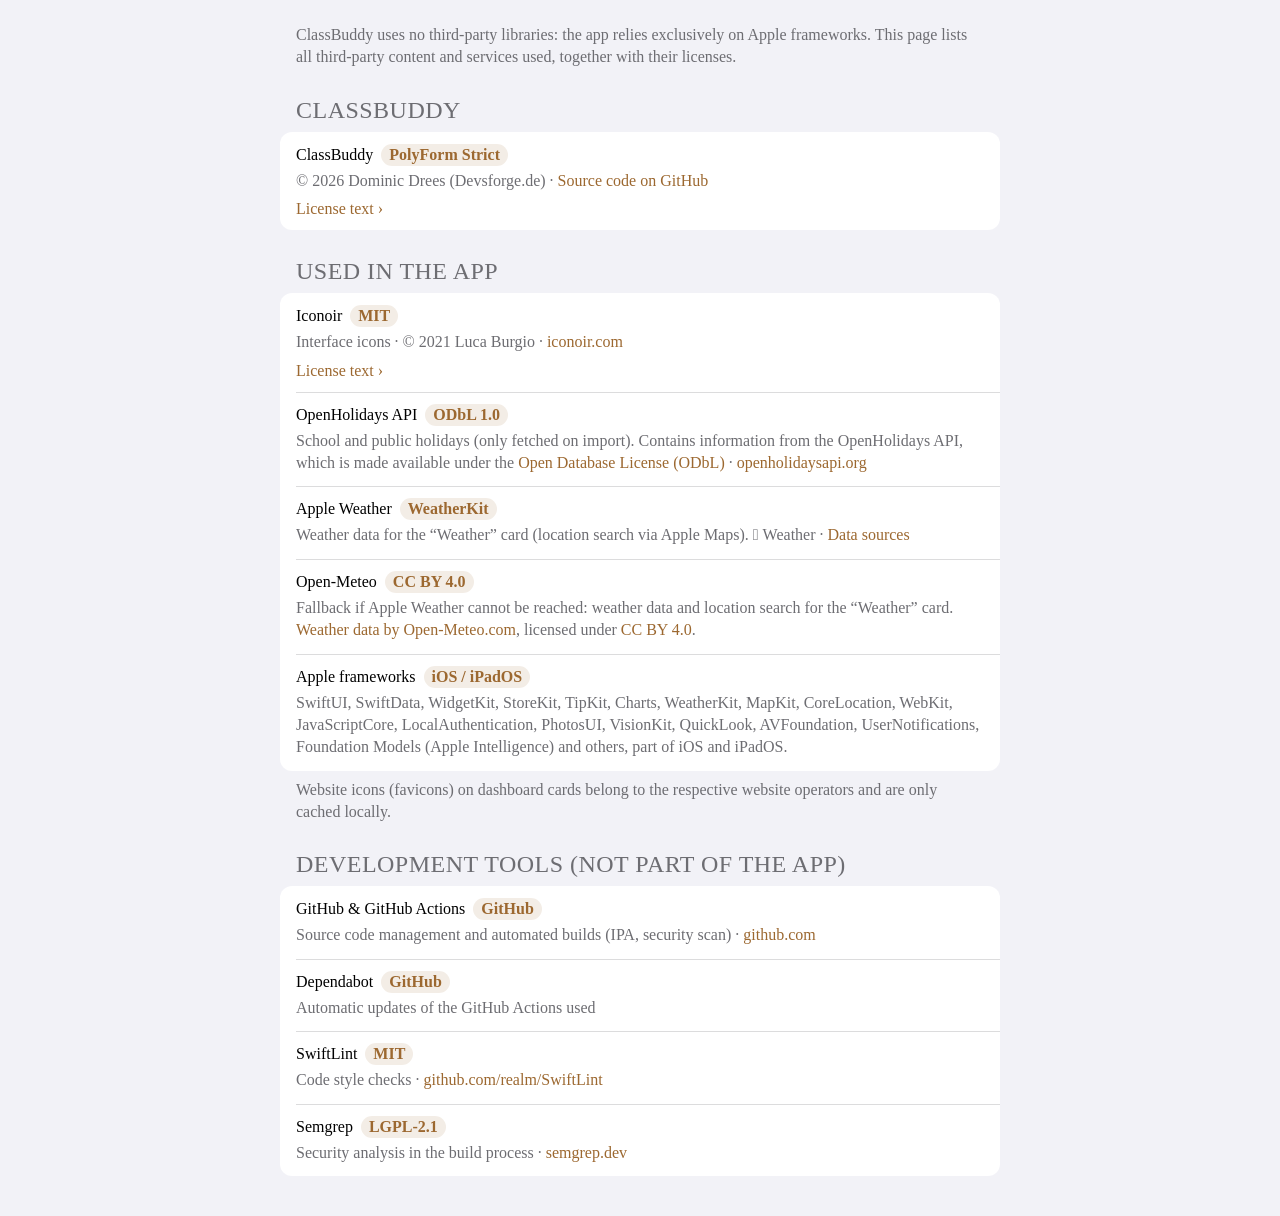
<file: ClassBuddy/Resources/Legal/licenses.en.html>
<!doctype html>
<html lang="en">
<head>
<meta charset="utf-8">
<meta name="viewport" content="width=device-width, initial-scale=1, maximum-scale=1">
<title>Licenses</title>
<style>
  :root {
    color-scheme: light dark;
    --bg: #f2f2f7;
    --card: #ffffff;
    --text: #000000;
    --secondary: #6d6d72;
    --separator: rgba(60, 60, 67, 0.18);
    --accent: #9c6830;
    --pill: rgba(156, 104, 48, 0.12);
  }
  @media (prefers-color-scheme: dark) {
    :root {
      --bg: #000000;
      --card: #1c1c1e;
      --text: #ffffff;
      --secondary: #98989f;
      --separator: rgba(84, 84, 88, 0.6);
      --accent: #cd9c5e;
      --pill: rgba(205, 156, 94, 0.16);
    }
  }
  * { box-sizing: border-box; }
  body {
    margin: 0;
    padding: 20px 20px 40px;
    background: var(--bg);
    color: var(--text);
    font: -apple-system-body;
    -webkit-text-size-adjust: 100%;
  }
  main { max-width: 720px; margin: 0 auto; }
  .intro { color: var(--secondary); font: -apple-system-subheadline; margin: 4px 16px 24px; line-height: 1.4; }
  h2 {
    font: -apple-system-footnote;
    text-transform: uppercase;
    letter-spacing: 0.02em;
    color: var(--secondary);
    margin: 28px 16px 8px;
    font-weight: 400;
  }
  .card { background: var(--card); border-radius: 12px; overflow: hidden; }
  .row { padding: 12px 16px; position: relative; }
  .row + .row::before {
    content: ""; position: absolute; top: 0; left: 16px; right: 0;
    border-top: 0.5px solid var(--separator);
  }
  .row-head { display: flex; align-items: baseline; gap: 8px; flex-wrap: wrap; }
  .name { font: -apple-system-headline; }
  .pill {
    font: -apple-system-caption1; font-weight: 600;
    color: var(--accent); background: var(--pill);
    padding: 2px 8px; border-radius: 999px;
  }
  .desc { color: var(--secondary); font: -apple-system-subheadline; margin-top: 4px; line-height: 1.4; }
  a { color: var(--accent); text-decoration: none; }
  details { margin-top: 8px; }
  summary { color: var(--accent); font: -apple-system-subheadline; cursor: pointer; list-style: none; }
  summary::-webkit-details-marker { display: none; }
  summary::after { content: " ›"; }
  details[open] summary::after { content: " ⌄"; }
  pre {
    white-space: pre-wrap; font: -apple-system-caption2; font-family: ui-monospace, Menlo, monospace;
    color: var(--secondary); margin: 8px 0 0; line-height: 1.45;
  }
  .footnote { color: var(--secondary); font: -apple-system-footnote; margin: 8px 16px 0; line-height: 1.4; }
  html, body { overflow-x: hidden; }
  body { overflow-wrap: anywhere; word-break: normal; }
  pre { max-width: 100%; overflow-x: hidden; overflow-wrap: anywhere; }
  ul { margin: 6px 0 0; padding-left: 20px; }
  li { margin: 4px 0; line-height: 1.4; }
  .row p { margin: 6px 0 0; line-height: 1.45; }
  .muted { color: var(--secondary); }
  .ok { color: #34c759; font-weight: 600; }
  .todo { color: #ff3b30; font-weight: 600; }
</style>
</head>
<body>
<main>
  <p class="intro">ClassBuddy uses no third-party libraries: the app relies exclusively on Apple frameworks. This page lists all third-party content and services used, together with their licenses.</p>

  <h2>ClassBuddy</h2>
  <div class="card">
    <div class="row">
      <div class="row-head"><span class="name">ClassBuddy</span><span class="pill">PolyForm Strict</span></div>
      <div class="desc">© 2026 Dominic Drees (Devsforge.de) · <a href="https://github.com/undeaDD/ClassBuddy">Source code on GitHub</a></div>
      <details>
        <summary>License text</summary>
<pre>Required Notice: Copyright (c) 2026 Dominic Drees (Devsforge.de)

PolyForm Strict License 1.0.0

https://polyformproject.org/licenses/strict/1.0.0

Acceptance

In order to get any license under these terms, you must agree to them as both strict obligations and conditions to all your licenses.

Copyright License

The licensor grants you a copyright license for the software to do everything you might do with the software that would otherwise infringe the licensor's copyright in it for any permitted purpose, other than distributing the software or making changes or new works based on the software.

Patent License

The licensor grants you a patent license for the software that covers patent claims the licensor can license, or becomes able to license, that you would infringe by using the software.

Noncommercial Purposes

Any noncommercial purpose is a permitted purpose.

Personal Uses

Personal use for research, experiment, and testing for the benefit of public knowledge, personal study, private entertainment, hobby projects, amateur pursuits, or religious observance, without any anticipated commercial application, is use for a permitted purpose.

Noncommercial Organizations

Use by any charitable organization, educational institution, public research organization, public safety or health organization, environmental protection organization, or government institution is use for a permitted purpose regardless of the source of funding or obligations resulting from the funding.

Fair Use

You may have "fair use" rights for the software under the law. These terms do not limit them.

No Other Rights

These terms do not allow you to sublicense or transfer any of your licenses to anyone else, or prevent the licensor from granting licenses to anyone else.  These terms do not imply any other licenses.

Patent Defense

If you make any written claim that the software infringes or contributes to infringement of any patent, your patent license for the software granted under these terms ends immediately. If your company makes such a claim, your patent license ends immediately for work on behalf of your company.

Violations

The first time you are notified in writing that you have violated any of these terms, or done anything with the software not covered by your licenses, your licenses can nonetheless continue if you come into full compliance with these terms, and take practical steps to correct past violations, within 32 days of receiving notice.  Otherwise, all your licenses end immediately.

No Liability

As far as the law allows, the software comes as is, without any warranty or condition, and the licensor will not be liable to you for any damages arising out of these terms or the use or nature of the software, under any kind of legal claim.

Definitions

The licensor is the individual or entity offering these terms, and the software is the software the licensor makes available under these terms.

You refers to the individual or entity agreeing to these terms.

Your company is any legal entity, sole proprietorship, or other kind of organization that you work for, plus all organizations that have control over, are under the control of, or are under common control with that organization.  Control means ownership of substantially all the assets of an entity, or the power to direct its management and policies by vote, contract, or otherwise.  Control can be direct or indirect.

Your licenses are all the licenses granted to you for the software under these terms.

Use means anything you do with the software requiring one of your licenses.</pre>
      </details>
    </div>
  </div>

  <h2>Used in the app</h2>
  <div class="card">
    <div class="row">
      <div class="row-head"><span class="name">Iconoir</span><span class="pill">MIT</span></div>
      <div class="desc">Interface icons · © 2021 Luca Burgio · <a href="https://iconoir.com">iconoir.com</a></div>
      <details>
        <summary>License text</summary>
<pre>MIT License

Copyright (c) 2021 Luca Burgio

Permission is hereby granted, free of charge, to any person obtaining a copy of this software and associated documentation files (the "Software"), to deal in the Software without restriction, including without limitation the rights to use, copy, modify, merge, publish, distribute, sublicense, and/or sell copies of the Software, and to permit persons to whom the Software is furnished to do so, subject to the following conditions:

The above copyright notice and this permission notice shall be included in all copies or substantial portions of the Software.

THE SOFTWARE IS PROVIDED "AS IS", WITHOUT WARRANTY OF ANY KIND, EXPRESS OR IMPLIED, INCLUDING BUT NOT LIMITED TO THE WARRANTIES OF MERCHANTABILITY, FITNESS FOR A PARTICULAR PURPOSE AND NONINFRINGEMENT. IN NO EVENT SHALL THE AUTHORS OR COPYRIGHT HOLDERS BE LIABLE FOR ANY CLAIM, DAMAGES OR OTHER LIABILITY, WHETHER IN AN ACTION OF CONTRACT, TORT OR OTHERWISE, ARISING FROM, OUT OF OR IN CONNECTION WITH THE SOFTWARE OR THE USE OR OTHER DEALINGS IN THE SOFTWARE.</pre>
      </details>
    </div>
    <div class="row">
      <div class="row-head"><span class="name">OpenHolidays API</span><span class="pill">ODbL 1.0</span></div>
      <div class="desc">School and public holidays (only fetched on import). Contains information from the OpenHolidays API, which is made available under the <a href="https://opendatacommons.org/licenses/odbl/1-0/">Open Database License (ODbL)</a> · <a href="https://www.openholidaysapi.org">openholidaysapi.org</a></div>
    </div>
    <div class="row">
      <div class="row-head"><span class="name">Apple Weather</span><span class="pill">WeatherKit</span></div>
      <div class="desc">Weather data for the “Weather” card (location search via Apple Maps).  Weather · <a href="https://weatherkit.apple.com/legal-attribution.html">Data sources</a></div>
    </div>
    <div class="row">
      <div class="row-head"><span class="name">Open-Meteo</span><span class="pill">CC BY 4.0</span></div>
      <div class="desc">Fallback if Apple Weather cannot be reached: weather data and location search for the “Weather” card. <a href="https://open-meteo.com">Weather data by Open-Meteo.com</a>, licensed under <a href="https://creativecommons.org/licenses/by/4.0/">CC BY 4.0</a>.</div>
    </div>
    <div class="row">
      <div class="row-head"><span class="name">Apple frameworks</span><span class="pill">iOS / iPadOS</span></div>
      <div class="desc">SwiftUI, SwiftData, WidgetKit, StoreKit, TipKit, Charts, WeatherKit, MapKit, CoreLocation, WebKit, JavaScriptCore, LocalAuthentication, PhotosUI, VisionKit, QuickLook, AVFoundation, UserNotifications, Foundation Models (Apple Intelligence) and others, part of iOS and iPadOS.</div>
    </div>
  </div>
  <p class="footnote">Website icons (favicons) on dashboard cards belong to the respective website operators and are only cached locally.</p>

  <h2>Development tools (not part of the app)</h2>
  <div class="card">
    <div class="row">
      <div class="row-head"><span class="name">GitHub &amp; GitHub Actions</span><span class="pill">GitHub</span></div>
      <div class="desc">Source code management and automated builds (IPA, security scan) · <a href="https://github.com">github.com</a></div>
    </div>
    <div class="row">
      <div class="row-head"><span class="name">Dependabot</span><span class="pill">GitHub</span></div>
      <div class="desc">Automatic updates of the GitHub Actions used</div>
    </div>
    <div class="row">
      <div class="row-head"><span class="name">SwiftLint</span><span class="pill">MIT</span></div>
      <div class="desc">Code style checks · <a href="https://github.com/realm/SwiftLint">github.com/realm/SwiftLint</a></div>
    </div>
    <div class="row">
      <div class="row-head"><span class="name">Semgrep</span><span class="pill">LGPL-2.1</span></div>
      <div class="desc">Security analysis in the build process · <a href="https://semgrep.dev">semgrep.dev</a></div>
    </div>
  </div>
</main>
</body>
</html>
</file>
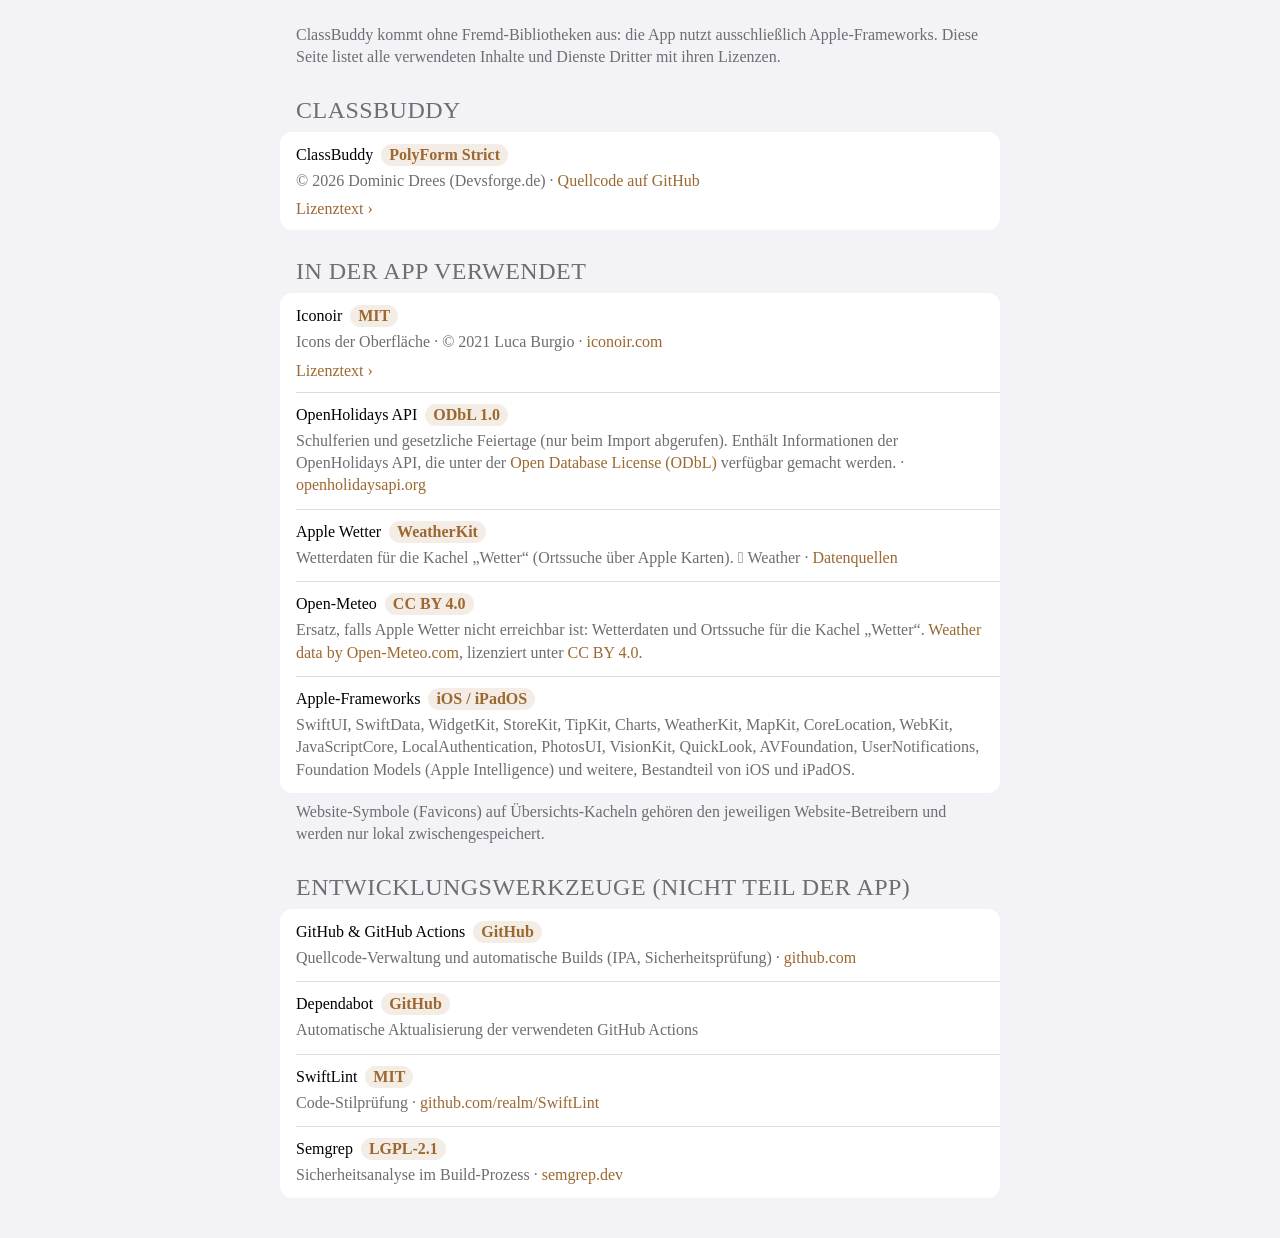
<file: ClassBuddy/Resources/Legal/licenses.html>
<!doctype html>
<html lang="de">
<head>
<meta charset="utf-8">
<meta name="viewport" content="width=device-width, initial-scale=1, maximum-scale=1">
<title>Lizenzen</title>
<style>
  :root {
    color-scheme: light dark;
    --bg: #f2f2f7;
    --card: #ffffff;
    --text: #000000;
    --secondary: #6d6d72;
    --separator: rgba(60, 60, 67, 0.18);
    --accent: #9c6830;
    --pill: rgba(156, 104, 48, 0.12);
  }
  @media (prefers-color-scheme: dark) {
    :root {
      --bg: #000000;
      --card: #1c1c1e;
      --text: #ffffff;
      --secondary: #98989f;
      --separator: rgba(84, 84, 88, 0.6);
      --accent: #cd9c5e;
      --pill: rgba(205, 156, 94, 0.16);
    }
  }
  * { box-sizing: border-box; }
  body {
    margin: 0;
    padding: 20px 20px 40px;
    background: var(--bg);
    color: var(--text);
    font: -apple-system-body;
    -webkit-text-size-adjust: 100%;
  }
  main { max-width: 720px; margin: 0 auto; }
  .intro { color: var(--secondary); font: -apple-system-subheadline; margin: 4px 16px 24px; line-height: 1.4; }
  h2 {
    font: -apple-system-footnote;
    text-transform: uppercase;
    letter-spacing: 0.02em;
    color: var(--secondary);
    margin: 28px 16px 8px;
    font-weight: 400;
  }
  .card { background: var(--card); border-radius: 12px; overflow: hidden; }
  .row { padding: 12px 16px; position: relative; }
  .row + .row::before {
    content: ""; position: absolute; top: 0; left: 16px; right: 0;
    border-top: 0.5px solid var(--separator);
  }
  .row-head { display: flex; align-items: baseline; gap: 8px; flex-wrap: wrap; }
  .name { font: -apple-system-headline; }
  .pill {
    font: -apple-system-caption1; font-weight: 600;
    color: var(--accent); background: var(--pill);
    padding: 2px 8px; border-radius: 999px;
  }
  .desc { color: var(--secondary); font: -apple-system-subheadline; margin-top: 4px; line-height: 1.4; }
  a { color: var(--accent); text-decoration: none; }
  details { margin-top: 8px; }
  summary { color: var(--accent); font: -apple-system-subheadline; cursor: pointer; list-style: none; }
  summary::-webkit-details-marker { display: none; }
  summary::after { content: " ›"; }
  details[open] summary::after { content: " ⌄"; }
  pre {
    white-space: pre-wrap; font: -apple-system-caption2; font-family: ui-monospace, Menlo, monospace;
    color: var(--secondary); margin: 8px 0 0; line-height: 1.45;
  }
  .footnote { color: var(--secondary); font: -apple-system-footnote; margin: 8px 16px 0; line-height: 1.4; }
  html, body { overflow-x: hidden; }
  body { overflow-wrap: anywhere; word-break: normal; }
  pre { max-width: 100%; overflow-x: hidden; overflow-wrap: anywhere; }
  ul { margin: 6px 0 0; padding-left: 20px; }
  li { margin: 4px 0; line-height: 1.4; }
  .row p { margin: 6px 0 0; line-height: 1.45; }
  .muted { color: var(--secondary); }
  .ok { color: #34c759; font-weight: 600; }
  .todo { color: #ff3b30; font-weight: 600; }
</style>
</head>
<body>
<main>
  <p class="intro">ClassBuddy kommt ohne Fremd-Bibliotheken aus: die App nutzt ausschließlich Apple-Frameworks. Diese Seite listet alle verwendeten Inhalte und Dienste Dritter mit ihren Lizenzen.</p>

  <h2>ClassBuddy</h2>
  <div class="card">
    <div class="row">
      <div class="row-head"><span class="name">ClassBuddy</span><span class="pill">PolyForm Strict</span></div>
      <div class="desc">© 2026 Dominic Drees (Devsforge.de) · <a href="https://github.com/undeaDD/ClassBuddy">Quellcode auf GitHub</a></div>
      <details>
        <summary>Lizenztext</summary>
<pre>Required Notice: Copyright (c) 2026 Dominic Drees (Devsforge.de)

PolyForm Strict License 1.0.0

https://polyformproject.org/licenses/strict/1.0.0

Acceptance

In order to get any license under these terms, you must agree to them as both strict obligations and conditions to all your licenses.

Copyright License

The licensor grants you a copyright license for the software to do everything you might do with the software that would otherwise infringe the licensor's copyright in it for any permitted purpose, other than distributing the software or making changes or new works based on the software.

Patent License

The licensor grants you a patent license for the software that covers patent claims the licensor can license, or becomes able to license, that you would infringe by using the software.

Noncommercial Purposes

Any noncommercial purpose is a permitted purpose.

Personal Uses

Personal use for research, experiment, and testing for the benefit of public knowledge, personal study, private entertainment, hobby projects, amateur pursuits, or religious observance, without any anticipated commercial application, is use for a permitted purpose.

Noncommercial Organizations

Use by any charitable organization, educational institution, public research organization, public safety or health organization, environmental protection organization, or government institution is use for a permitted purpose regardless of the source of funding or obligations resulting from the funding.

Fair Use

You may have "fair use" rights for the software under the law. These terms do not limit them.

No Other Rights

These terms do not allow you to sublicense or transfer any of your licenses to anyone else, or prevent the licensor from granting licenses to anyone else.  These terms do not imply any other licenses.

Patent Defense

If you make any written claim that the software infringes or contributes to infringement of any patent, your patent license for the software granted under these terms ends immediately. If your company makes such a claim, your patent license ends immediately for work on behalf of your company.

Violations

The first time you are notified in writing that you have violated any of these terms, or done anything with the software not covered by your licenses, your licenses can nonetheless continue if you come into full compliance with these terms, and take practical steps to correct past violations, within 32 days of receiving notice.  Otherwise, all your licenses end immediately.

No Liability

As far as the law allows, the software comes as is, without any warranty or condition, and the licensor will not be liable to you for any damages arising out of these terms or the use or nature of the software, under any kind of legal claim.

Definitions

The licensor is the individual or entity offering these terms, and the software is the software the licensor makes available under these terms.

You refers to the individual or entity agreeing to these terms.

Your company is any legal entity, sole proprietorship, or other kind of organization that you work for, plus all organizations that have control over, are under the control of, or are under common control with that organization.  Control means ownership of substantially all the assets of an entity, or the power to direct its management and policies by vote, contract, or otherwise.  Control can be direct or indirect.

Your licenses are all the licenses granted to you for the software under these terms.

Use means anything you do with the software requiring one of your licenses.</pre>
      </details>
    </div>
  </div>

  <h2>In der App verwendet</h2>
  <div class="card">
    <div class="row">
      <div class="row-head"><span class="name">Iconoir</span><span class="pill">MIT</span></div>
      <div class="desc">Icons der Oberfläche · © 2021 Luca Burgio · <a href="https://iconoir.com">iconoir.com</a></div>
      <details>
        <summary>Lizenztext</summary>
<pre>MIT License

Copyright (c) 2021 Luca Burgio

Permission is hereby granted, free of charge, to any person obtaining a copy of this software and associated documentation files (the "Software"), to deal in the Software without restriction, including without limitation the rights to use, copy, modify, merge, publish, distribute, sublicense, and/or sell copies of the Software, and to permit persons to whom the Software is furnished to do so, subject to the following conditions:

The above copyright notice and this permission notice shall be included in all copies or substantial portions of the Software.

THE SOFTWARE IS PROVIDED "AS IS", WITHOUT WARRANTY OF ANY KIND, EXPRESS OR IMPLIED, INCLUDING BUT NOT LIMITED TO THE WARRANTIES OF MERCHANTABILITY, FITNESS FOR A PARTICULAR PURPOSE AND NONINFRINGEMENT. IN NO EVENT SHALL THE AUTHORS OR COPYRIGHT HOLDERS BE LIABLE FOR ANY CLAIM, DAMAGES OR OTHER LIABILITY, WHETHER IN AN ACTION OF CONTRACT, TORT OR OTHERWISE, ARISING FROM, OUT OF OR IN CONNECTION WITH THE SOFTWARE OR THE USE OR OTHER DEALINGS IN THE SOFTWARE.</pre>
      </details>
    </div>
    <div class="row">
      <div class="row-head"><span class="name">OpenHolidays API</span><span class="pill">ODbL 1.0</span></div>
      <div class="desc">Schulferien und gesetzliche Feiertage (nur beim Import abgerufen). Enthält Informationen der OpenHolidays API, die unter der <a href="https://opendatacommons.org/licenses/odbl/1-0/">Open Database License (ODbL)</a> verfügbar gemacht werden. · <a href="https://www.openholidaysapi.org">openholidaysapi.org</a></div>
    </div>
    <div class="row">
      <div class="row-head"><span class="name">Apple Wetter</span><span class="pill">WeatherKit</span></div>
      <div class="desc">Wetterdaten für die Kachel „Wetter“ (Ortssuche über Apple Karten).  Weather · <a href="https://weatherkit.apple.com/legal-attribution.html">Datenquellen</a></div>
    </div>
    <div class="row">
      <div class="row-head"><span class="name">Open-Meteo</span><span class="pill">CC BY 4.0</span></div>
      <div class="desc">Ersatz, falls Apple Wetter nicht erreichbar ist: Wetterdaten und Ortssuche für die Kachel „Wetter“. <a href="https://open-meteo.com">Weather data by Open-Meteo.com</a>, lizenziert unter <a href="https://creativecommons.org/licenses/by/4.0/">CC BY 4.0</a>.</div>
    </div>
    <div class="row">
      <div class="row-head"><span class="name">Apple-Frameworks</span><span class="pill">iOS / iPadOS</span></div>
      <div class="desc">SwiftUI, SwiftData, WidgetKit, StoreKit, TipKit, Charts, WeatherKit, MapKit, CoreLocation, WebKit, JavaScriptCore, LocalAuthentication, PhotosUI, VisionKit, QuickLook, AVFoundation, UserNotifications, Foundation Models (Apple Intelligence) und weitere, Bestandteil von iOS und iPadOS.</div>
    </div>
  </div>
  <p class="footnote">Website-Symbole (Favicons) auf Übersichts-Kacheln gehören den jeweiligen Website-Betreibern und werden nur lokal zwischengespeichert.</p>

  <h2>Entwicklungswerkzeuge (nicht Teil der App)</h2>
  <div class="card">
    <div class="row">
      <div class="row-head"><span class="name">GitHub &amp; GitHub Actions</span><span class="pill">GitHub</span></div>
      <div class="desc">Quellcode-Verwaltung und automatische Builds (IPA, Sicherheitsprüfung) · <a href="https://github.com">github.com</a></div>
    </div>
    <div class="row">
      <div class="row-head"><span class="name">Dependabot</span><span class="pill">GitHub</span></div>
      <div class="desc">Automatische Aktualisierung der verwendeten GitHub Actions</div>
    </div>
    <div class="row">
      <div class="row-head"><span class="name">SwiftLint</span><span class="pill">MIT</span></div>
      <div class="desc">Code-Stilprüfung · <a href="https://github.com/realm/SwiftLint">github.com/realm/SwiftLint</a></div>
    </div>
    <div class="row">
      <div class="row-head"><span class="name">Semgrep</span><span class="pill">LGPL-2.1</span></div>
      <div class="desc">Sicherheitsanalyse im Build-Prozess · <a href="https://semgrep.dev">semgrep.dev</a></div>
    </div>
  </div>
</main>
</body>
</html>
</file>
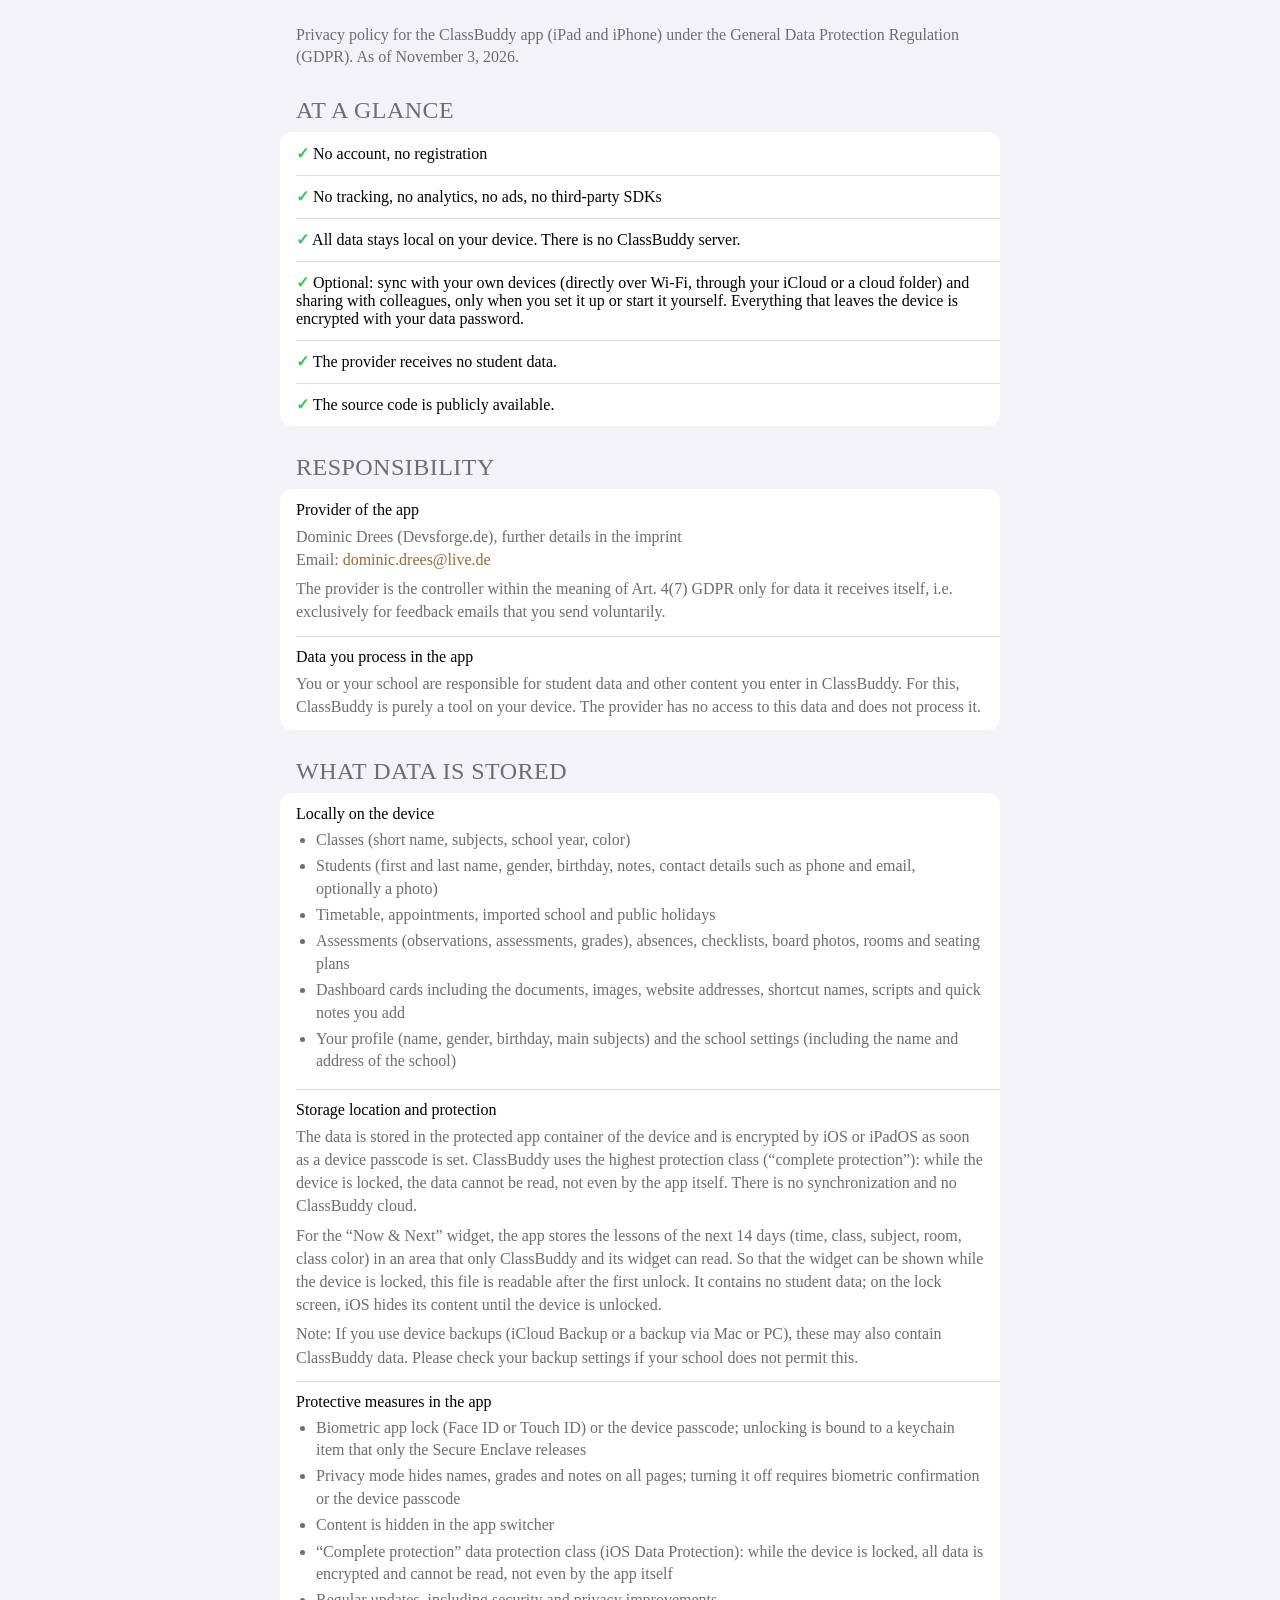
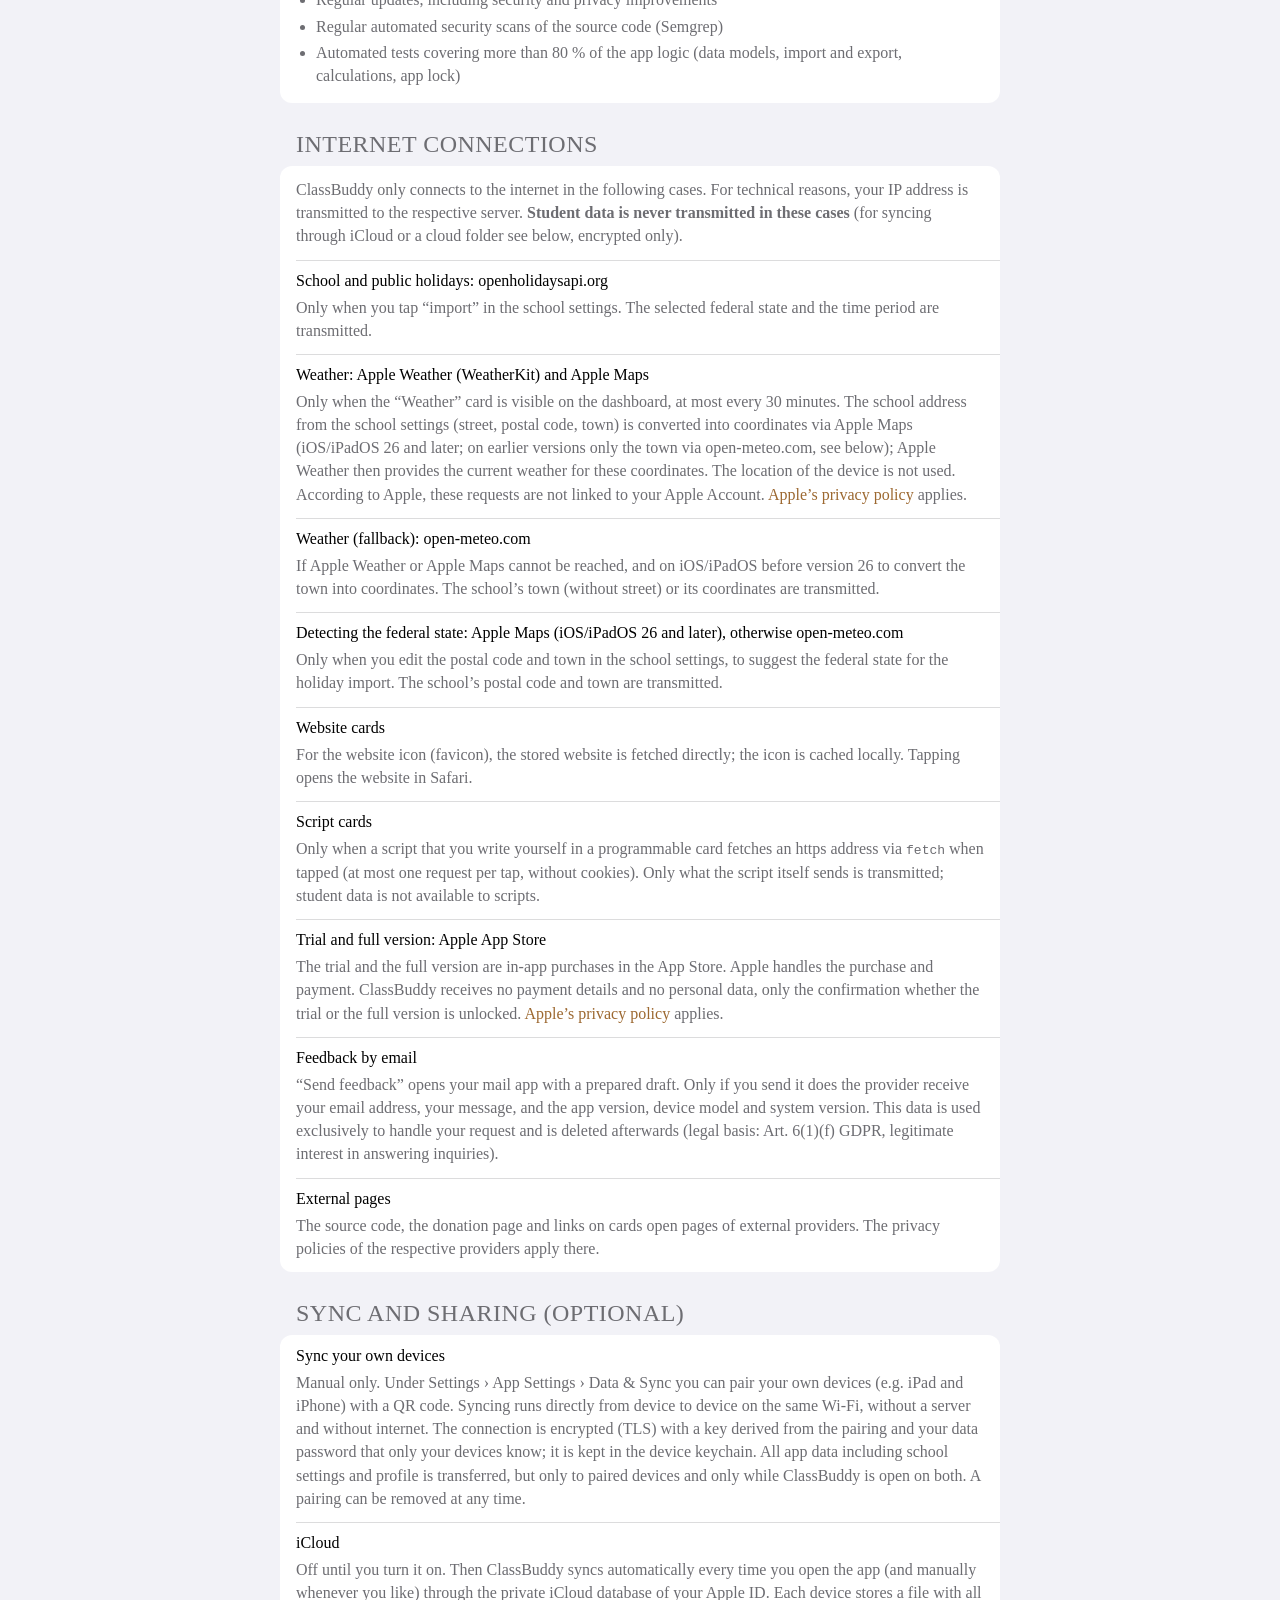
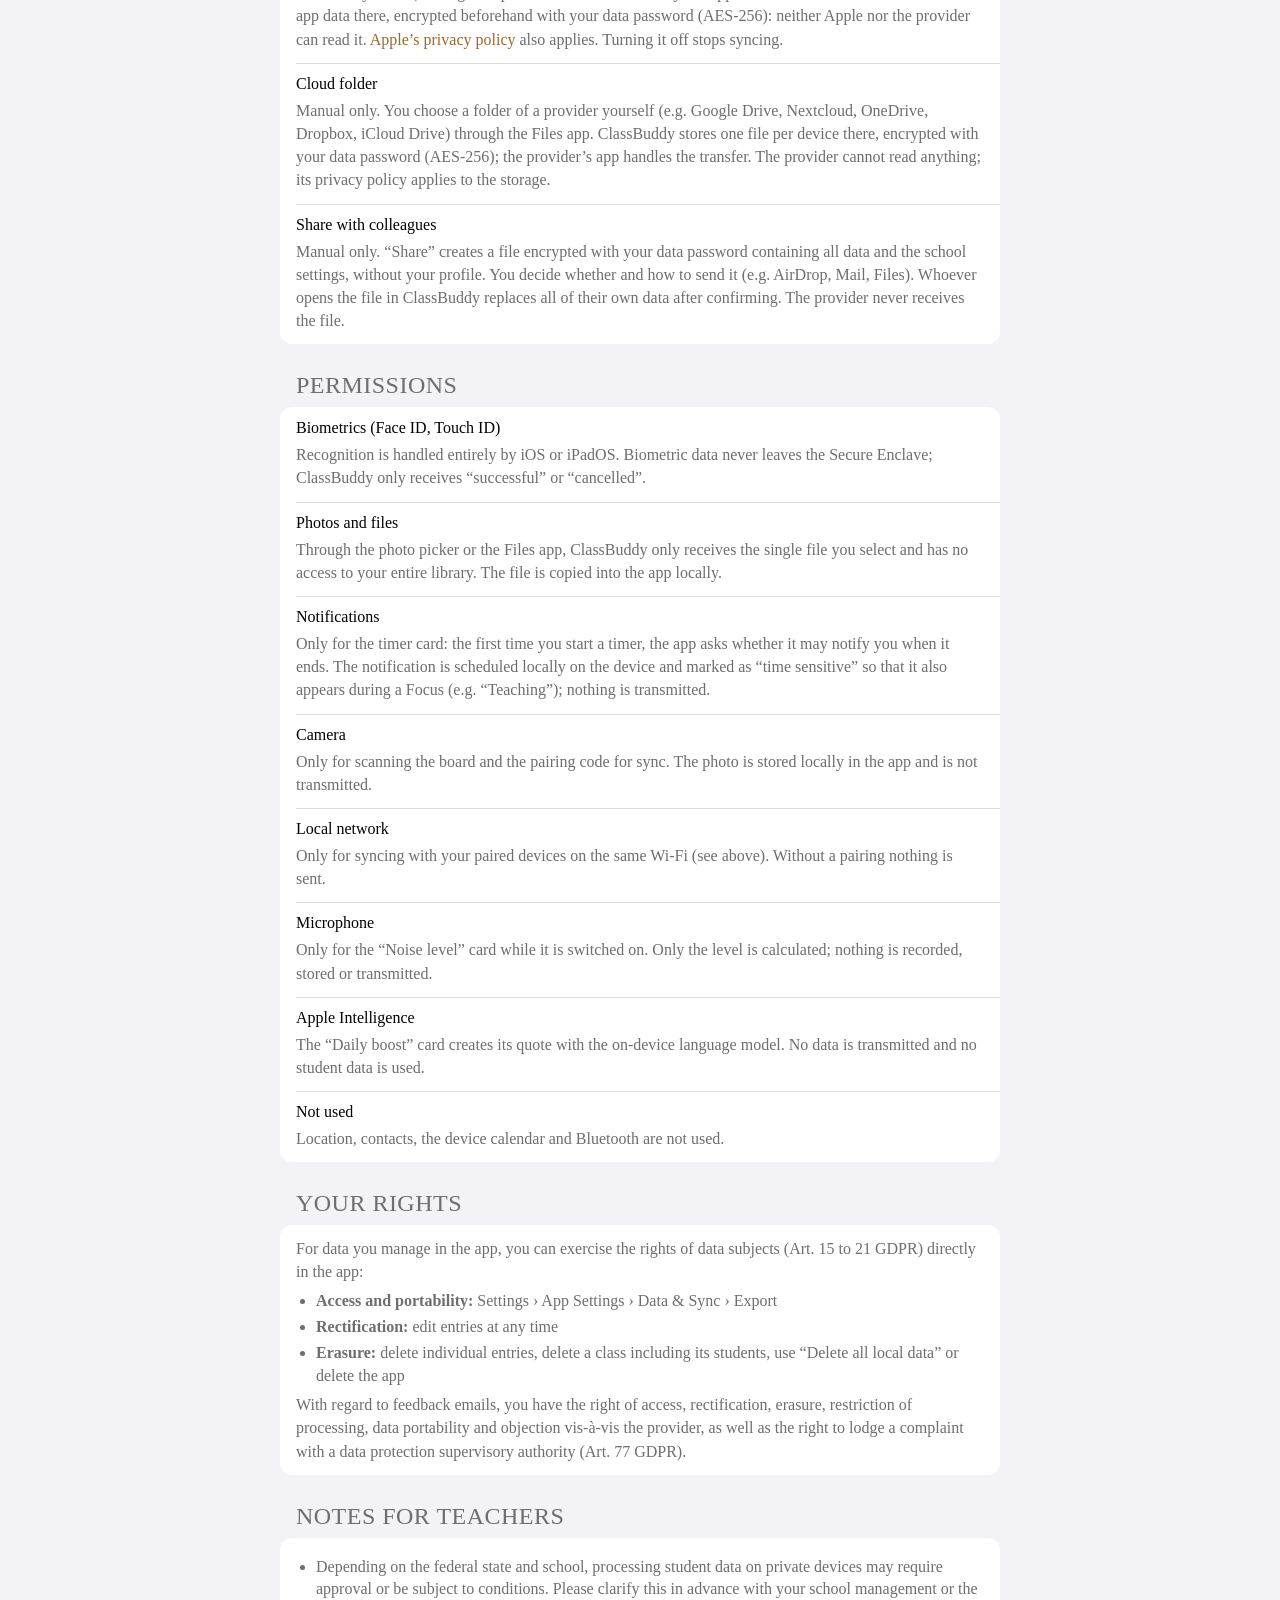
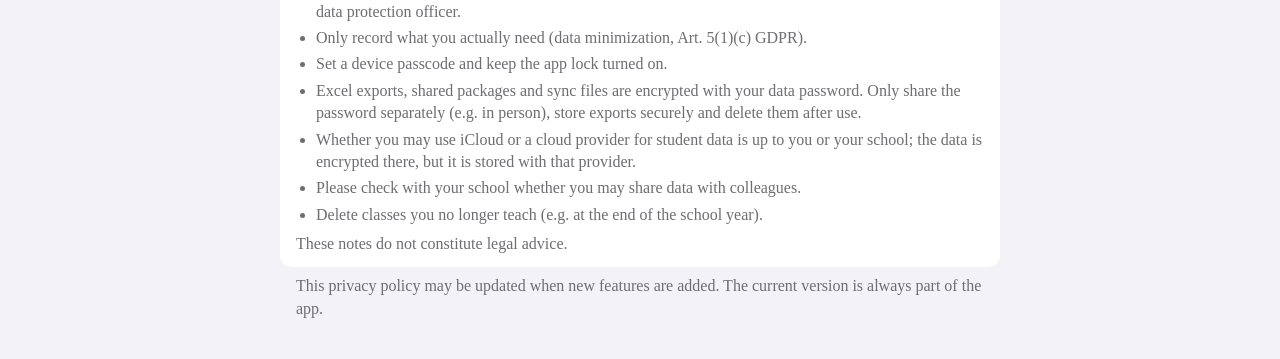
<file: ClassBuddy/Resources/Legal/privacy.en.html>
<!doctype html>
<html lang="en">
<head>
<meta charset="utf-8">
<meta name="viewport" content="width=device-width, initial-scale=1, maximum-scale=1">
<title>Privacy</title>
<style>
  :root {
    color-scheme: light dark;
    --bg: #f2f2f7;
    --card: #ffffff;
    --text: #000000;
    --secondary: #6d6d72;
    --separator: rgba(60, 60, 67, 0.18);
    --accent: #9c6830;
    --pill: rgba(156, 104, 48, 0.12);
  }
  @media (prefers-color-scheme: dark) {
    :root {
      --bg: #000000;
      --card: #1c1c1e;
      --text: #ffffff;
      --secondary: #98989f;
      --separator: rgba(84, 84, 88, 0.6);
      --accent: #cd9c5e;
      --pill: rgba(205, 156, 94, 0.16);
    }
  }
  * { box-sizing: border-box; }
  body {
    margin: 0;
    padding: 20px 20px 40px;
    background: var(--bg);
    color: var(--text);
    font: -apple-system-body;
    -webkit-text-size-adjust: 100%;
  }
  main { max-width: 720px; margin: 0 auto; }
  .intro { color: var(--secondary); font: -apple-system-subheadline; margin: 4px 16px 24px; line-height: 1.4; }
  h2 {
    font: -apple-system-footnote;
    text-transform: uppercase;
    letter-spacing: 0.02em;
    color: var(--secondary);
    margin: 28px 16px 8px;
    font-weight: 400;
  }
  .card { background: var(--card); border-radius: 12px; overflow: hidden; }
  .row { padding: 12px 16px; position: relative; }
  .row + .row::before {
    content: ""; position: absolute; top: 0; left: 16px; right: 0;
    border-top: 0.5px solid var(--separator);
  }
  .row-head { display: flex; align-items: baseline; gap: 8px; flex-wrap: wrap; }
  .name { font: -apple-system-headline; }
  .pill {
    font: -apple-system-caption1; font-weight: 600;
    color: var(--accent); background: var(--pill);
    padding: 2px 8px; border-radius: 999px;
  }
  .desc { color: var(--secondary); font: -apple-system-subheadline; margin-top: 4px; line-height: 1.4; }
  a { color: var(--accent); text-decoration: none; }
  details { margin-top: 8px; }
  summary { color: var(--accent); font: -apple-system-subheadline; cursor: pointer; list-style: none; }
  summary::-webkit-details-marker { display: none; }
  summary::after { content: " ›"; }
  details[open] summary::after { content: " ⌄"; }
  pre {
    white-space: pre-wrap; font: -apple-system-caption2; font-family: ui-monospace, Menlo, monospace;
    color: var(--secondary); margin: 8px 0 0; line-height: 1.45;
  }
  .footnote { color: var(--secondary); font: -apple-system-footnote; margin: 8px 16px 0; line-height: 1.4; }
  html, body { overflow-x: hidden; }
  body { overflow-wrap: anywhere; word-break: normal; }
  pre { max-width: 100%; overflow-x: hidden; overflow-wrap: anywhere; }
  ul { margin: 6px 0 0; padding-left: 20px; }
  li { margin: 4px 0; line-height: 1.4; }
  .row p { margin: 6px 0 0; line-height: 1.45; }
  .muted { color: var(--secondary); }
  .ok { color: #34c759; font-weight: 600; }
  .todo { color: #ff3b30; font-weight: 600; }
</style>
</head>
<body>
<main>
  <p class="intro">Privacy policy for the ClassBuddy app (iPad and iPhone) under the General Data Protection Regulation (GDPR). As of November 3, 2026.</p>

  <h2>At a glance</h2>
  <div class="card">
    <div class="row"><span class="ok">✓</span> No account, no registration</div>
    <div class="row"><span class="ok">✓</span> No tracking, no analytics, no ads, no third-party SDKs</div>
    <div class="row"><span class="ok">✓</span> All data stays local on your device. There is no ClassBuddy server.</div>
    <div class="row"><span class="ok">✓</span> Optional: sync with your own devices (directly over Wi‑Fi, through your iCloud or a cloud folder) and sharing with colleagues, only when you set it up or start it yourself. Everything that leaves the device is encrypted with your data password.</div>
    <div class="row"><span class="ok">✓</span> The provider receives no student data.</div>
    <div class="row"><span class="ok">✓</span> The source code is publicly available.</div>
  </div>

  <h2>Responsibility</h2>
  <div class="card">
    <div class="row">
      <div class="name">Provider of the app</div>
      <p class="muted">Dominic Drees (Devsforge.de), further details in the imprint<br>Email: <a href="mailto:dominic.drees@live.de">dominic.drees@live.de</a></p>
      <p class="muted">The provider is the controller within the meaning of Art. 4(7) GDPR only for data it receives itself, i.e. exclusively for feedback emails that you send voluntarily.</p>
    </div>
    <div class="row">
      <div class="name">Data you process in the app</div>
      <p class="muted">You or your school are responsible for student data and other content you enter in ClassBuddy. For this, ClassBuddy is purely a tool on your device. The provider has no access to this data and does not process it.</p>
    </div>
  </div>

  <h2>What data is stored</h2>
  <div class="card">
    <div class="row">
      <div class="name">Locally on the device</div>
      <ul class="muted">
        <li>Classes (short name, subjects, school year, color)</li>
        <li>Students (first and last name, gender, birthday, notes, contact details such as phone and email, optionally a photo)</li>
        <li>Timetable, appointments, imported school and public holidays</li>
        <li>Assessments (observations, assessments, grades), absences, checklists, board photos, rooms and seating plans</li>
        <li>Dashboard cards including the documents, images, website addresses, shortcut names, scripts and quick notes you add</li>
        <li>Your profile (name, gender, birthday, main subjects) and the school settings (including the name and address of the school)</li>
      </ul>
    </div>
    <div class="row">
      <div class="name">Storage location and protection</div>
      <p class="muted">The data is stored in the protected app container of the device and is encrypted by iOS or iPadOS as soon as a device passcode is set. ClassBuddy uses the highest protection class (“complete protection”): while the device is locked, the data cannot be read, not even by the app itself. There is no synchronization and no ClassBuddy cloud.</p>
      <p class="muted">For the “Now &amp; Next” widget, the app stores the lessons of the next 14 days (time, class, subject, room, class color) in an area that only ClassBuddy and its widget can read. So that the widget can be shown while the device is locked, this file is readable after the first unlock. It contains no student data; on the lock screen, iOS hides its content until the device is unlocked.</p>
      <p class="muted">Note: If you use device backups (iCloud Backup or a backup via Mac or PC), these may also contain ClassBuddy data. Please check your backup settings if your school does not permit this.</p>
    </div>
    <div class="row">
      <div class="name">Protective measures in the app</div>
      <ul class="muted">
        <li>Biometric app lock (Face ID or Touch ID) or the device passcode; unlocking is bound to a keychain item that only the Secure Enclave releases</li>
        <li>Privacy mode hides names, grades and notes on all pages; turning it off requires biometric confirmation or the device passcode</li>
        <li>Content is hidden in the app switcher</li>
        <li>“Complete protection” data protection class (iOS Data Protection): while the device is locked, all data is encrypted and cannot be read, not even by the app itself</li>
        <li>Regular updates, including security and privacy improvements</li>
        <li>Regular automated security scans of the source code (Semgrep)</li>
        <li>Automated tests covering more than 80 % of the app logic (data models, import and export, calculations, app lock)</li>
      </ul>
    </div>
  </div>

  <h2>Internet connections</h2>
  <div class="card">
    <div class="row">
      <p class="muted" style="margin-top:0">ClassBuddy only connects to the internet in the following cases. For technical reasons, your IP address is transmitted to the respective server. <strong>Student data is never transmitted in these cases</strong> (for syncing through iCloud or a cloud folder see below, encrypted only).</p>
    </div>
    <div class="row">
      <div class="name">School and public holidays: openholidaysapi.org</div>
      <p class="muted">Only when you tap “import” in the school settings. The selected federal state and the time period are transmitted.</p>
    </div>
    <div class="row">
      <div class="name">Weather: Apple Weather (WeatherKit) and Apple Maps</div>
      <p class="muted">Only when the “Weather” card is visible on the dashboard, at most every 30 minutes. The school address from the school settings (street, postal code, town) is converted into coordinates via Apple Maps (iOS/iPadOS 26 and later; on earlier versions only the town via open-meteo.com, see below); Apple Weather then provides the current weather for these coordinates. The location of the device is not used. According to Apple, these requests are not linked to your Apple Account. <a href="https://www.apple.com/legal/privacy/">Apple’s privacy policy</a> applies.</p>
    </div>
    <div class="row">
      <div class="name">Weather (fallback): open-meteo.com</div>
      <p class="muted">If Apple Weather or Apple Maps cannot be reached, and on iOS/iPadOS before version 26 to convert the town into coordinates. The school’s town (without street) or its coordinates are transmitted.</p>
    </div>
    <div class="row">
      <div class="name">Detecting the federal state: Apple Maps (iOS/iPadOS 26 and later), otherwise open-meteo.com</div>
      <p class="muted">Only when you edit the postal code and town in the school settings, to suggest the federal state for the holiday import. The school’s postal code and town are transmitted.</p>
    </div>
    <div class="row">
      <div class="name">Website cards</div>
      <p class="muted">For the website icon (favicon), the stored website is fetched directly; the icon is cached locally. Tapping opens the website in Safari.</p>
    </div>
    <div class="row">
      <div class="name">Script cards</div>
      <p class="muted">Only when a script that you write yourself in a programmable card fetches an https address via <code>fetch</code> when tapped (at most one request per tap, without cookies). Only what the script itself sends is transmitted; student data is not available to scripts.</p>
    </div>
    <div class="row">
      <div class="name">Trial and full version: Apple App Store</div>
      <p class="muted">The trial and the full version are in-app purchases in the App Store. Apple handles the purchase and payment. ClassBuddy receives no payment details and no personal data, only the confirmation whether the trial or the full version is unlocked. <a href="https://www.apple.com/legal/privacy/">Apple’s privacy policy</a> applies.</p>
    </div>
    <div class="row">
      <div class="name">Feedback by email</div>
      <p class="muted">“Send feedback” opens your mail app with a prepared draft. Only if you send it does the provider receive your email address, your message, and the app version, device model and system version. This data is used exclusively to handle your request and is deleted afterwards (legal basis: Art. 6(1)(f) GDPR, legitimate interest in answering inquiries).</p>
    </div>
    <div class="row">
      <div class="name">External pages</div>
      <p class="muted">The source code, the donation page and links on cards open pages of external providers. The privacy policies of the respective providers apply there.</p>
    </div>
  </div>

  <h2>Sync and sharing (optional)</h2>
  <div class="card">
    <div class="row">
      <div class="name">Sync your own devices</div>
      <p class="muted">Manual only. Under Settings › App Settings › Data &amp; Sync you can pair your own devices (e.g. iPad and iPhone) with a QR code. Syncing runs directly from device to device on the same Wi‑Fi, without a server and without internet. The connection is encrypted (TLS) with a key derived from the pairing and your data password that only your devices know; it is kept in the device keychain. All app data including school settings and profile is transferred, but only to paired devices and only while ClassBuddy is open on both. A pairing can be removed at any time.</p>
    </div>
    <div class="row">
      <div class="name">iCloud</div>
      <p class="muted">Off until you turn it on. Then ClassBuddy syncs automatically every time you open the app (and manually whenever you like) through the private iCloud database of your Apple ID. Each device stores a file with all app data there, encrypted beforehand with your data password (AES-256): neither Apple nor the provider can read it. <a href="https://www.apple.com/legal/privacy/">Apple’s privacy policy</a> also applies. Turning it off stops syncing.</p>
    </div>
    <div class="row">
      <div class="name">Cloud folder</div>
      <p class="muted">Manual only. You choose a folder of a provider yourself (e.g. Google Drive, Nextcloud, OneDrive, Dropbox, iCloud Drive) through the Files app. ClassBuddy stores one file per device there, encrypted with your data password (AES-256); the provider’s app handles the transfer. The provider cannot read anything; its privacy policy applies to the storage.</p>
    </div>
    <div class="row">
      <div class="name">Share with colleagues</div>
      <p class="muted">Manual only. “Share” creates a file encrypted with your data password containing all data and the school settings, without your profile. You decide whether and how to send it (e.g. AirDrop, Mail, Files). Whoever opens the file in ClassBuddy replaces all of their own data after confirming. The provider never receives the file.</p>
    </div>
  </div>

  <h2>Permissions</h2>
  <div class="card">
    <div class="row">
      <div class="name">Biometrics (Face ID, Touch ID)</div>
      <p class="muted">Recognition is handled entirely by iOS or iPadOS. Biometric data never leaves the Secure Enclave; ClassBuddy only receives “successful” or “cancelled”.</p>
    </div>
    <div class="row">
      <div class="name">Photos and files</div>
      <p class="muted">Through the photo picker or the Files app, ClassBuddy only receives the single file you select and has no access to your entire library. The file is copied into the app locally.</p>
    </div>
    <div class="row">
      <div class="name">Notifications</div>
      <p class="muted">Only for the timer card: the first time you start a timer, the app asks whether it may notify you when it ends. The notification is scheduled locally on the device and marked as “time sensitive” so that it also appears during a Focus (e.g. “Teaching”); nothing is transmitted.</p>
    </div>
    <div class="row">
      <div class="name">Camera</div>
      <p class="muted">Only for scanning the board and the pairing code for sync. The photo is stored locally in the app and is not transmitted.</p>
    </div>
    <div class="row">
      <div class="name">Local network</div>
      <p class="muted">Only for syncing with your paired devices on the same Wi‑Fi (see above). Without a pairing nothing is sent.</p>
    </div>
    <div class="row">
      <div class="name">Microphone</div>
      <p class="muted">Only for the “Noise level” card while it is switched on. Only the level is calculated; nothing is recorded, stored or transmitted.</p>
    </div>
    <div class="row">
      <div class="name">Apple Intelligence</div>
      <p class="muted">The “Daily boost” card creates its quote with the on-device language model. No data is transmitted and no student data is used.</p>
    </div>
    <div class="row">
      <div class="name">Not used</div>
      <p class="muted">Location, contacts, the device calendar and Bluetooth are not used.</p>
    </div>
  </div>

  <h2>Your rights</h2>
  <div class="card">
    <div class="row">
      <p class="muted" style="margin-top:0">For data you manage in the app, you can exercise the rights of data subjects (Art. 15 to 21 GDPR) directly in the app:</p>
      <ul class="muted">
        <li><strong>Access and portability:</strong> Settings › App Settings › Data &amp; Sync › Export</li>
        <li><strong>Rectification:</strong> edit entries at any time</li>
        <li><strong>Erasure:</strong> delete individual entries, delete a class including its students, use “Delete all local data” or delete the app</li>
      </ul>
      <p class="muted">With regard to feedback emails, you have the right of access, rectification, erasure, restriction of processing, data portability and objection vis-à-vis the provider, as well as the right to lodge a complaint with a data protection supervisory authority (Art. 77 GDPR).</p>
    </div>
  </div>

  <h2>Notes for teachers</h2>
  <div class="card">
    <div class="row">
      <ul class="muted">
        <li>Depending on the federal state and school, processing student data on private devices may require approval or be subject to conditions. Please clarify this in advance with your school management or the data protection officer.</li>
        <li>Only record what you actually need (data minimization, Art. 5(1)(c) GDPR).</li>
        <li>Set a device passcode and keep the app lock turned on.</li>
        <li>Excel exports, shared packages and sync files are encrypted with your data password. Only share the password separately (e.g. in person), store exports securely and delete them after use.</li>
        <li>Whether you may use iCloud or a cloud provider for student data is up to you or your school; the data is encrypted there, but it is stored with that provider.</li>
        <li>Please check with your school whether you may share data with colleagues.</li>
        <li>Delete classes you no longer teach (e.g. at the end of the school year).</li>
      </ul>
      <p class="muted">These notes do not constitute legal advice.</p>
    </div>
  </div>

  <p class="footnote">This privacy policy may be updated when new features are added. The current version is always part of the app.</p>
</main>
</body>
</html>
</file>
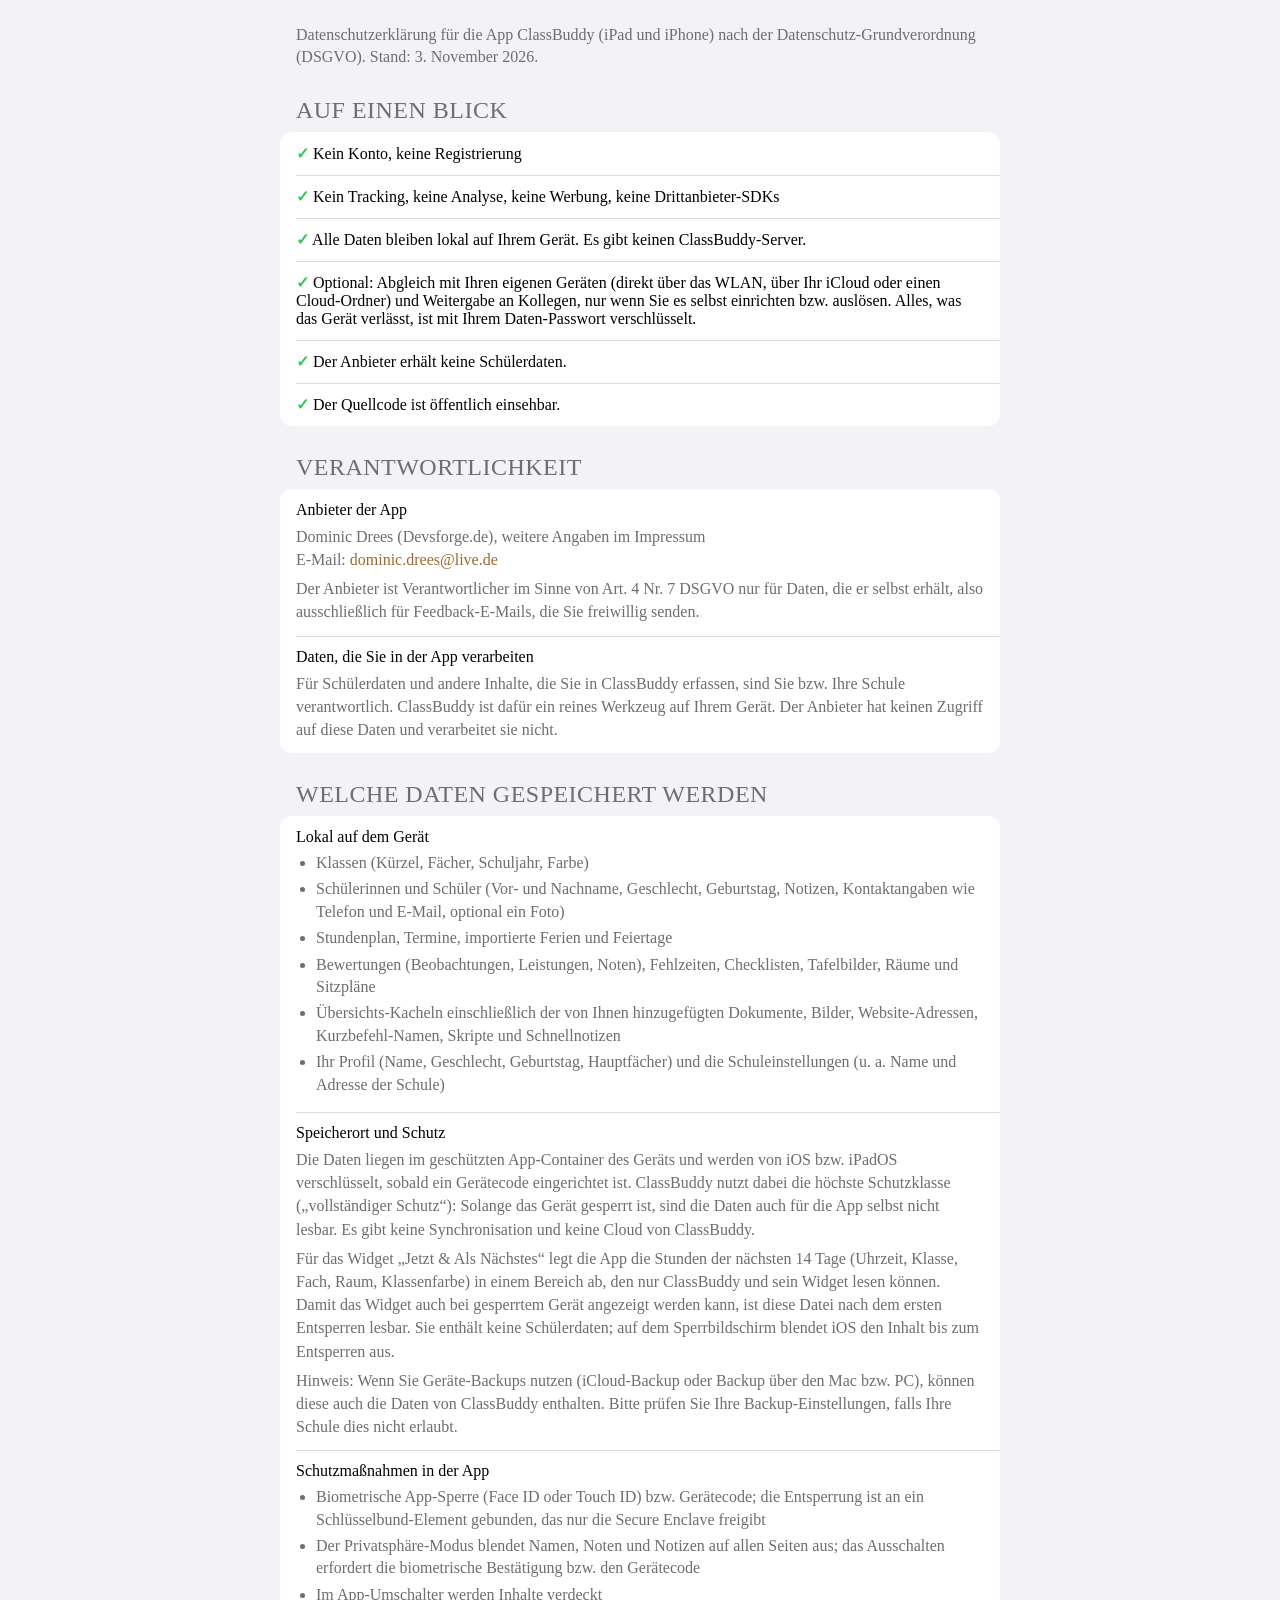
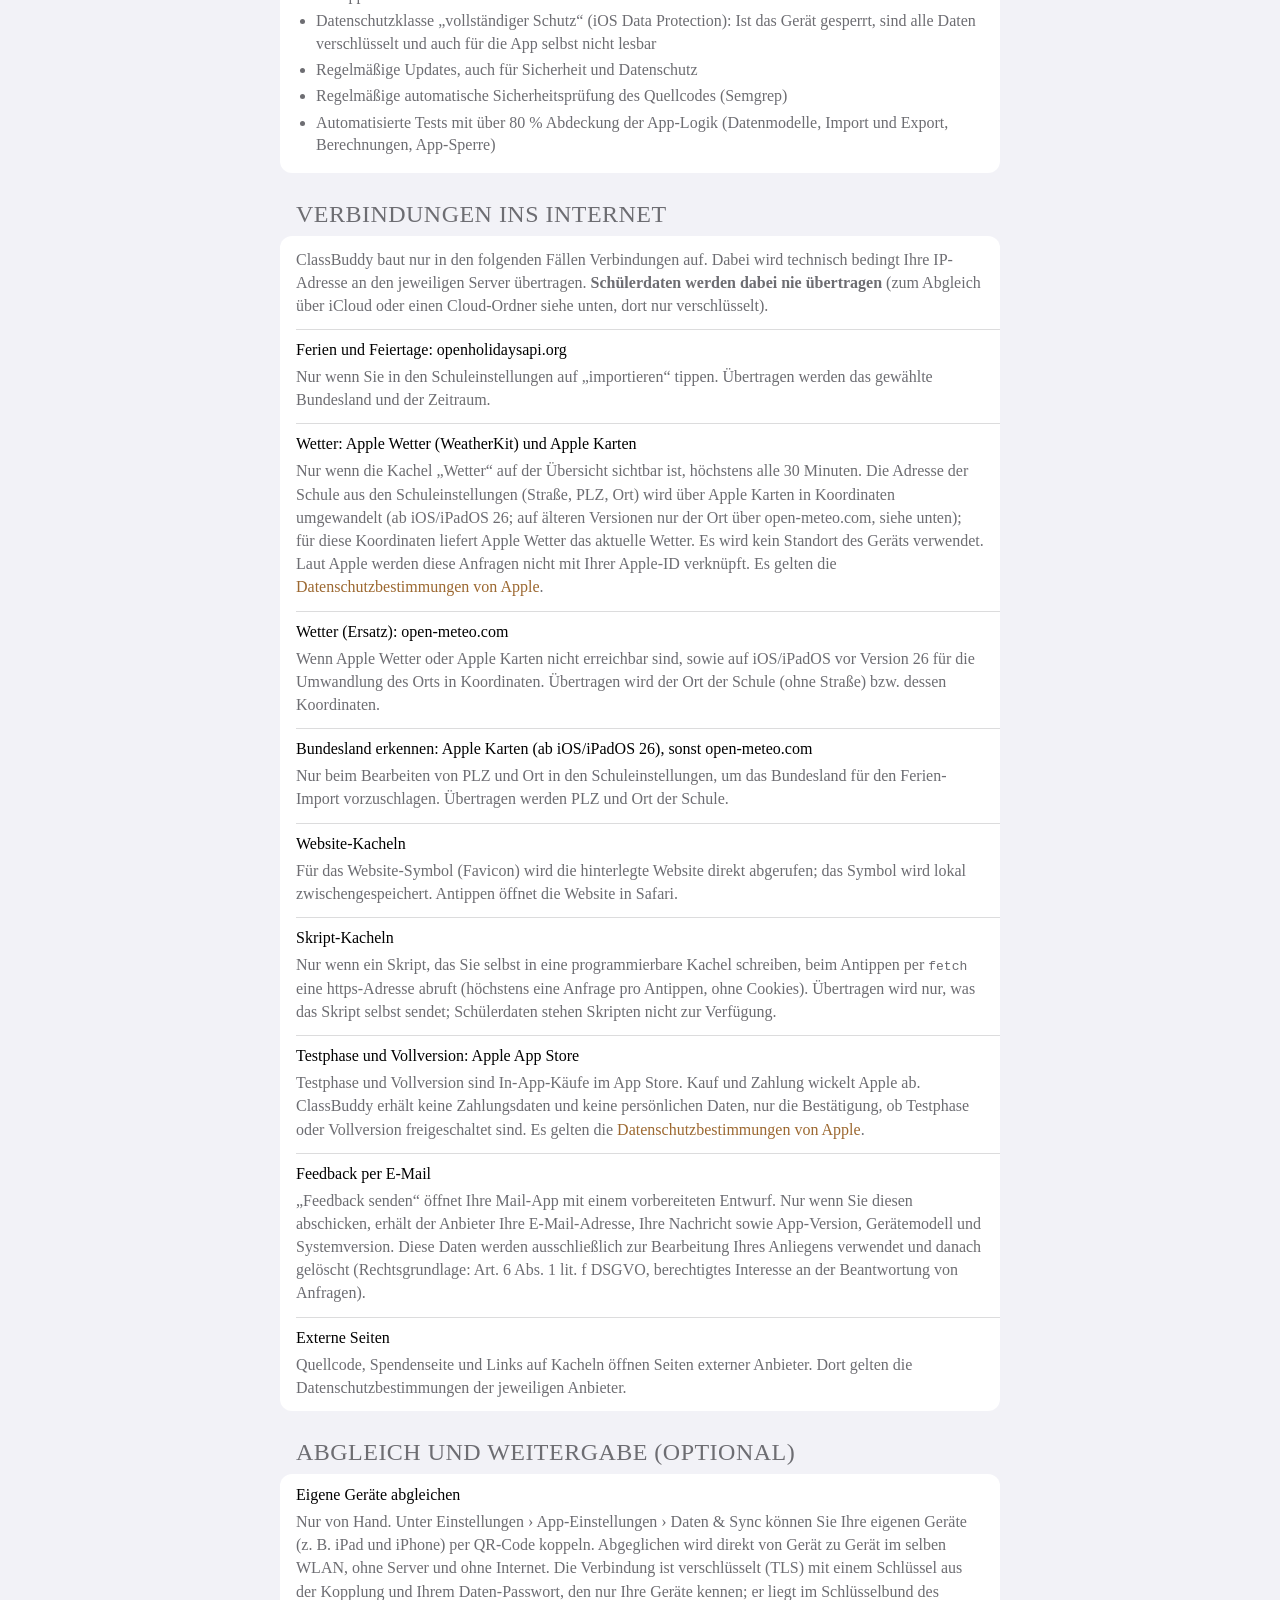
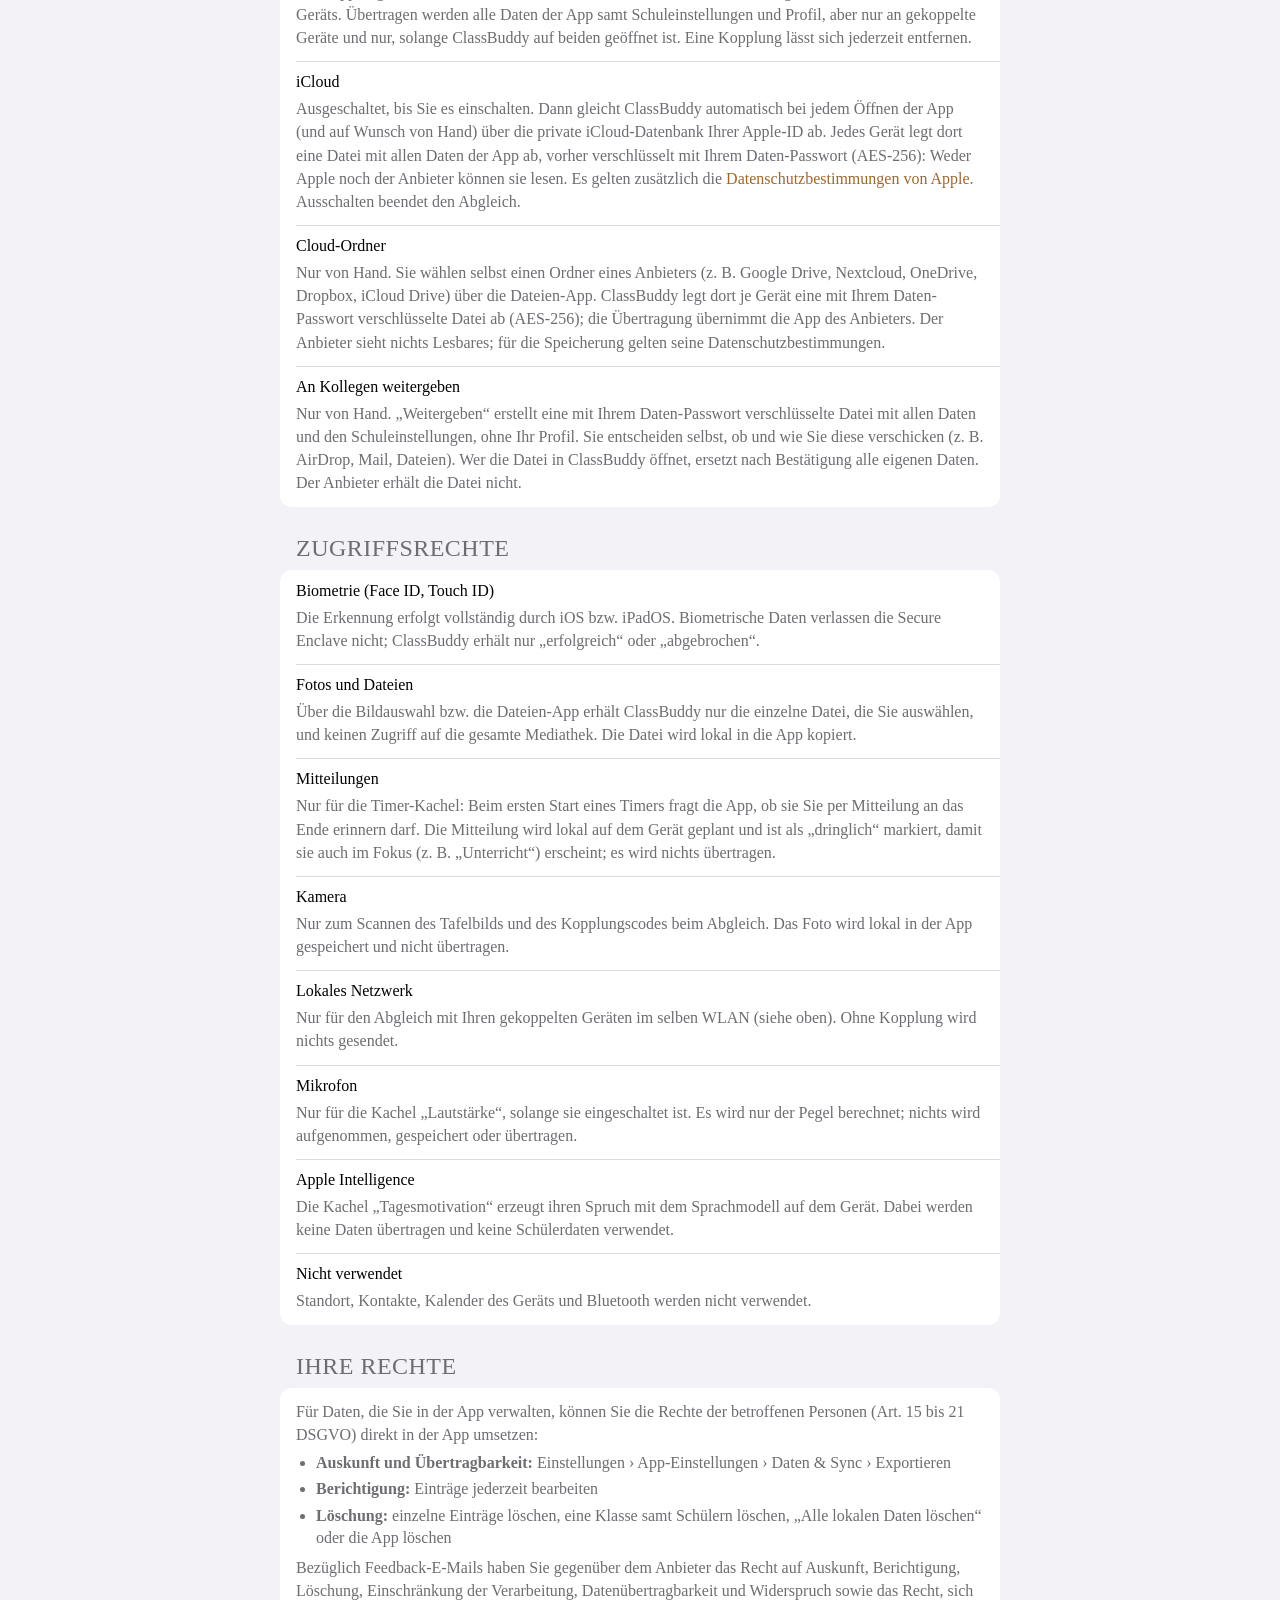
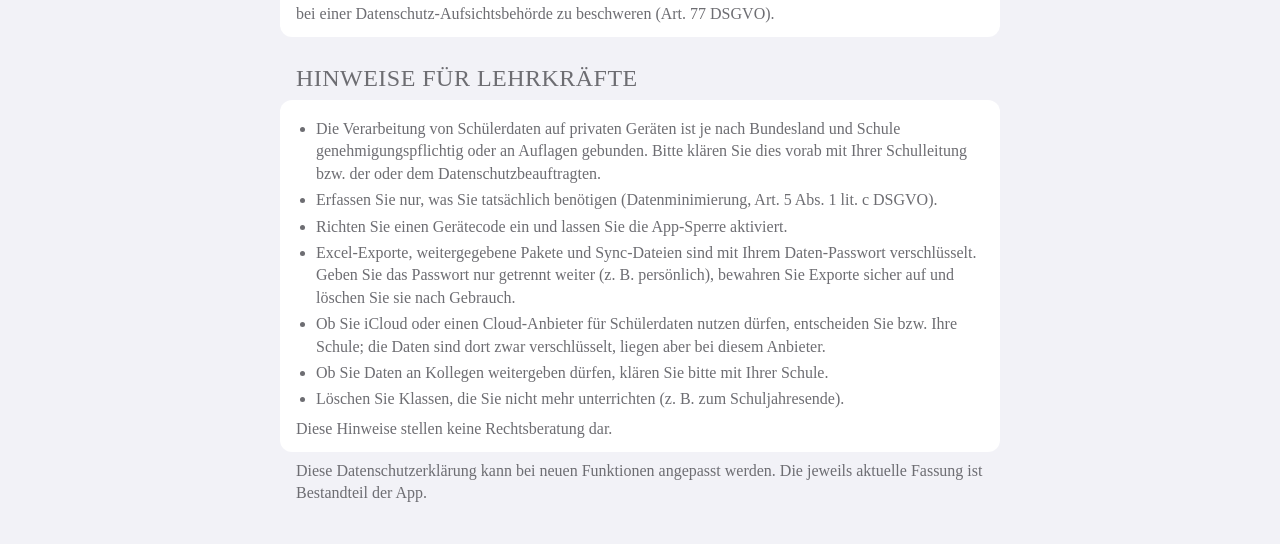
<file: ClassBuddy/Resources/Legal/privacy.html>
<!doctype html>
<html lang="de">
<head>
<meta charset="utf-8">
<meta name="viewport" content="width=device-width, initial-scale=1, maximum-scale=1">
<title>Datenschutz</title>
<style>
  :root {
    color-scheme: light dark;
    --bg: #f2f2f7;
    --card: #ffffff;
    --text: #000000;
    --secondary: #6d6d72;
    --separator: rgba(60, 60, 67, 0.18);
    --accent: #9c6830;
    --pill: rgba(156, 104, 48, 0.12);
  }
  @media (prefers-color-scheme: dark) {
    :root {
      --bg: #000000;
      --card: #1c1c1e;
      --text: #ffffff;
      --secondary: #98989f;
      --separator: rgba(84, 84, 88, 0.6);
      --accent: #cd9c5e;
      --pill: rgba(205, 156, 94, 0.16);
    }
  }
  * { box-sizing: border-box; }
  body {
    margin: 0;
    padding: 20px 20px 40px;
    background: var(--bg);
    color: var(--text);
    font: -apple-system-body;
    -webkit-text-size-adjust: 100%;
  }
  main { max-width: 720px; margin: 0 auto; }
  .intro { color: var(--secondary); font: -apple-system-subheadline; margin: 4px 16px 24px; line-height: 1.4; }
  h2 {
    font: -apple-system-footnote;
    text-transform: uppercase;
    letter-spacing: 0.02em;
    color: var(--secondary);
    margin: 28px 16px 8px;
    font-weight: 400;
  }
  .card { background: var(--card); border-radius: 12px; overflow: hidden; }
  .row { padding: 12px 16px; position: relative; }
  .row + .row::before {
    content: ""; position: absolute; top: 0; left: 16px; right: 0;
    border-top: 0.5px solid var(--separator);
  }
  .row-head { display: flex; align-items: baseline; gap: 8px; flex-wrap: wrap; }
  .name { font: -apple-system-headline; }
  .pill {
    font: -apple-system-caption1; font-weight: 600;
    color: var(--accent); background: var(--pill);
    padding: 2px 8px; border-radius: 999px;
  }
  .desc { color: var(--secondary); font: -apple-system-subheadline; margin-top: 4px; line-height: 1.4; }
  a { color: var(--accent); text-decoration: none; }
  details { margin-top: 8px; }
  summary { color: var(--accent); font: -apple-system-subheadline; cursor: pointer; list-style: none; }
  summary::-webkit-details-marker { display: none; }
  summary::after { content: " ›"; }
  details[open] summary::after { content: " ⌄"; }
  pre {
    white-space: pre-wrap; font: -apple-system-caption2; font-family: ui-monospace, Menlo, monospace;
    color: var(--secondary); margin: 8px 0 0; line-height: 1.45;
  }
  .footnote { color: var(--secondary); font: -apple-system-footnote; margin: 8px 16px 0; line-height: 1.4; }
  html, body { overflow-x: hidden; }
  body { overflow-wrap: anywhere; word-break: normal; }
  pre { max-width: 100%; overflow-x: hidden; overflow-wrap: anywhere; }
  ul { margin: 6px 0 0; padding-left: 20px; }
  li { margin: 4px 0; line-height: 1.4; }
  .row p { margin: 6px 0 0; line-height: 1.45; }
  .muted { color: var(--secondary); }
  .ok { color: #34c759; font-weight: 600; }
  .todo { color: #ff3b30; font-weight: 600; }
</style>
</head>
<body>
<main>
  <p class="intro">Datenschutzerklärung für die App ClassBuddy (iPad und iPhone) nach der Datenschutz-Grundverordnung (DSGVO). Stand: 3. November 2026.</p>

  <h2>Auf einen Blick</h2>
  <div class="card">
    <div class="row"><span class="ok">✓</span> Kein Konto, keine Registrierung</div>
    <div class="row"><span class="ok">✓</span> Kein Tracking, keine Analyse, keine Werbung, keine Drittanbieter-SDKs</div>
    <div class="row"><span class="ok">✓</span> Alle Daten bleiben lokal auf Ihrem Gerät. Es gibt keinen ClassBuddy-Server.</div>
    <div class="row"><span class="ok">✓</span> Optional: Abgleich mit Ihren eigenen Geräten (direkt über das WLAN, über Ihr iCloud oder einen Cloud-Ordner) und Weitergabe an Kollegen, nur wenn Sie es selbst einrichten bzw. auslösen. Alles, was das Gerät verlässt, ist mit Ihrem Daten-Passwort verschlüsselt.</div>
    <div class="row"><span class="ok">✓</span> Der Anbieter erhält keine Schülerdaten.</div>
    <div class="row"><span class="ok">✓</span> Der Quellcode ist öffentlich einsehbar.</div>
  </div>

  <h2>Verantwortlichkeit</h2>
  <div class="card">
    <div class="row">
      <div class="name">Anbieter der App</div>
      <p class="muted">Dominic Drees (Devsforge.de), weitere Angaben im Impressum<br>E-Mail: <a href="mailto:dominic.drees@live.de">dominic.drees@live.de</a></p>
      <p class="muted">Der Anbieter ist Verantwortlicher im Sinne von Art. 4 Nr. 7 DSGVO nur für Daten, die er selbst erhält, also ausschließlich für Feedback-E-Mails, die Sie freiwillig senden.</p>
    </div>
    <div class="row">
      <div class="name">Daten, die Sie in der App verarbeiten</div>
      <p class="muted">Für Schülerdaten und andere Inhalte, die Sie in ClassBuddy erfassen, sind Sie bzw. Ihre Schule verantwortlich. ClassBuddy ist dafür ein reines Werkzeug auf Ihrem Gerät. Der Anbieter hat keinen Zugriff auf diese Daten und verarbeitet sie nicht.</p>
    </div>
  </div>

  <h2>Welche Daten gespeichert werden</h2>
  <div class="card">
    <div class="row">
      <div class="name">Lokal auf dem Gerät</div>
      <ul class="muted">
        <li>Klassen (Kürzel, Fächer, Schuljahr, Farbe)</li>
        <li>Schülerinnen und Schüler (Vor- und Nachname, Geschlecht, Geburtstag, Notizen, Kontaktangaben wie Telefon und E-Mail, optional ein Foto)</li>
        <li>Stundenplan, Termine, importierte Ferien und Feiertage</li>
        <li>Bewertungen (Beobachtungen, Leistungen, Noten), Fehlzeiten, Checklisten, Tafelbilder, Räume und Sitzpläne</li>
        <li>Übersichts-Kacheln einschließlich der von Ihnen hinzugefügten Dokumente, Bilder, Website-Adressen, Kurzbefehl-Namen, Skripte und Schnellnotizen</li>
        <li>Ihr Profil (Name, Geschlecht, Geburtstag, Hauptfächer) und die Schuleinstellungen (u. a. Name und Adresse der Schule)</li>
      </ul>
    </div>
    <div class="row">
      <div class="name">Speicherort und Schutz</div>
      <p class="muted">Die Daten liegen im geschützten App-Container des Geräts und werden von iOS bzw. iPadOS verschlüsselt, sobald ein Gerätecode eingerichtet ist. ClassBuddy nutzt dabei die höchste Schutzklasse („vollständiger Schutz“): Solange das Gerät gesperrt ist, sind die Daten auch für die App selbst nicht lesbar. Es gibt keine Synchronisation und keine Cloud von ClassBuddy.</p>
      <p class="muted">Für das Widget „Jetzt &amp; Als Nächstes“ legt die App die Stunden der nächsten 14 Tage (Uhrzeit, Klasse, Fach, Raum, Klassenfarbe) in einem Bereich ab, den nur ClassBuddy und sein Widget lesen können. Damit das Widget auch bei gesperrtem Gerät angezeigt werden kann, ist diese Datei nach dem ersten Entsperren lesbar. Sie enthält keine Schülerdaten; auf dem Sperrbildschirm blendet iOS den Inhalt bis zum Entsperren aus.</p>
      <p class="muted">Hinweis: Wenn Sie Geräte-Backups nutzen (iCloud-Backup oder Backup über den Mac bzw. PC), können diese auch die Daten von ClassBuddy enthalten. Bitte prüfen Sie Ihre Backup-Einstellungen, falls Ihre Schule dies nicht erlaubt.</p>
    </div>
    <div class="row">
      <div class="name">Schutzmaßnahmen in der App</div>
      <ul class="muted">
        <li>Biometrische App-Sperre (Face ID oder Touch ID) bzw. Gerätecode; die Entsperrung ist an ein Schlüsselbund-Element gebunden, das nur die Secure Enclave freigibt</li>
        <li>Der Privatsphäre-Modus blendet Namen, Noten und Notizen auf allen Seiten aus; das Ausschalten erfordert die biometrische Bestätigung bzw. den Gerätecode</li>
        <li>Im App-Umschalter werden Inhalte verdeckt</li>
        <li>Datenschutzklasse „vollständiger Schutz“ (iOS Data Protection): Ist das Gerät gesperrt, sind alle Daten verschlüsselt und auch für die App selbst nicht lesbar</li>
        <li>Regelmäßige Updates, auch für Sicherheit und Datenschutz</li>
        <li>Regelmäßige automatische Sicherheitsprüfung des Quellcodes (Semgrep)</li>
        <li>Automatisierte Tests mit über 80 % Abdeckung der App-Logik (Datenmodelle, Import und Export, Berechnungen, App-Sperre)</li>
      </ul>
    </div>
  </div>

  <h2>Verbindungen ins Internet</h2>
  <div class="card">
    <div class="row">
      <p class="muted" style="margin-top:0">ClassBuddy baut nur in den folgenden Fällen Verbindungen auf. Dabei wird technisch bedingt Ihre IP-Adresse an den jeweiligen Server übertragen. <strong>Schülerdaten werden dabei nie übertragen</strong> (zum Abgleich über iCloud oder einen Cloud-Ordner siehe unten, dort nur verschlüsselt).</p>
    </div>
    <div class="row">
      <div class="name">Ferien und Feiertage: openholidaysapi.org</div>
      <p class="muted">Nur wenn Sie in den Schuleinstellungen auf „importieren“ tippen. Übertragen werden das gewählte Bundesland und der Zeitraum.</p>
    </div>
    <div class="row">
      <div class="name">Wetter: Apple Wetter (WeatherKit) und Apple Karten</div>
      <p class="muted">Nur wenn die Kachel „Wetter“ auf der Übersicht sichtbar ist, höchstens alle 30 Minuten. Die Adresse der Schule aus den Schuleinstellungen (Straße, PLZ, Ort) wird über Apple Karten in Koordinaten umgewandelt (ab iOS/iPadOS 26; auf älteren Versionen nur der Ort über open-meteo.com, siehe unten); für diese Koordinaten liefert Apple Wetter das aktuelle Wetter. Es wird kein Standort des Geräts verwendet. Laut Apple werden diese Anfragen nicht mit Ihrer Apple-ID verknüpft. Es gelten die <a href="https://www.apple.com/de/legal/privacy/">Datenschutzbestimmungen von Apple</a>.</p>
    </div>
    <div class="row">
      <div class="name">Wetter (Ersatz): open-meteo.com</div>
      <p class="muted">Wenn Apple Wetter oder Apple Karten nicht erreichbar sind, sowie auf iOS/iPadOS vor Version 26 für die Umwandlung des Orts in Koordinaten. Übertragen wird der Ort der Schule (ohne Straße) bzw. dessen Koordinaten.</p>
    </div>
    <div class="row">
      <div class="name">Bundesland erkennen: Apple Karten (ab iOS/iPadOS 26), sonst open-meteo.com</div>
      <p class="muted">Nur beim Bearbeiten von PLZ und Ort in den Schuleinstellungen, um das Bundesland für den Ferien-Import vorzuschlagen. Übertragen werden PLZ und Ort der Schule.</p>
    </div>
    <div class="row">
      <div class="name">Website-Kacheln</div>
      <p class="muted">Für das Website-Symbol (Favicon) wird die hinterlegte Website direkt abgerufen; das Symbol wird lokal zwischengespeichert. Antippen öffnet die Website in Safari.</p>
    </div>
    <div class="row">
      <div class="name">Skript-Kacheln</div>
      <p class="muted">Nur wenn ein Skript, das Sie selbst in eine programmierbare Kachel schreiben, beim Antippen per <code>fetch</code> eine https-Adresse abruft (höchstens eine Anfrage pro Antippen, ohne Cookies). Übertragen wird nur, was das Skript selbst sendet; Schülerdaten stehen Skripten nicht zur Verfügung.</p>
    </div>
    <div class="row">
      <div class="name">Testphase und Vollversion: Apple App Store</div>
      <p class="muted">Testphase und Vollversion sind In-App-Käufe im App Store. Kauf und Zahlung wickelt Apple ab. ClassBuddy erhält keine Zahlungsdaten und keine persönlichen Daten, nur die Bestätigung, ob Testphase oder Vollversion freigeschaltet sind. Es gelten die <a href="https://www.apple.com/de/legal/privacy/">Datenschutzbestimmungen von Apple</a>.</p>
    </div>
    <div class="row">
      <div class="name">Feedback per E-Mail</div>
      <p class="muted">„Feedback senden“ öffnet Ihre Mail-App mit einem vorbereiteten Entwurf. Nur wenn Sie diesen abschicken, erhält der Anbieter Ihre E-Mail-Adresse, Ihre Nachricht sowie App-Version, Gerätemodell und Systemversion. Diese Daten werden ausschließlich zur Bearbeitung Ihres Anliegens verwendet und danach gelöscht (Rechtsgrundlage: Art. 6 Abs. 1 lit. f DSGVO, berechtigtes Interesse an der Beantwortung von Anfragen).</p>
    </div>
    <div class="row">
      <div class="name">Externe Seiten</div>
      <p class="muted">Quellcode, Spendenseite und Links auf Kacheln öffnen Seiten externer Anbieter. Dort gelten die Datenschutzbestimmungen der jeweiligen Anbieter.</p>
    </div>
  </div>

  <h2>Abgleich und Weitergabe (optional)</h2>
  <div class="card">
    <div class="row">
      <div class="name">Eigene Geräte abgleichen</div>
      <p class="muted">Nur von Hand. Unter Einstellungen › App-Einstellungen › Daten &amp; Sync können Sie Ihre eigenen Geräte (z. B. iPad und iPhone) per QR-Code koppeln. Abgeglichen wird direkt von Gerät zu Gerät im selben WLAN, ohne Server und ohne Internet. Die Verbindung ist verschlüsselt (TLS) mit einem Schlüssel aus der Kopplung und Ihrem Daten-Passwort, den nur Ihre Geräte kennen; er liegt im Schlüsselbund des Geräts. Übertragen werden alle Daten der App samt Schuleinstellungen und Profil, aber nur an gekoppelte Geräte und nur, solange ClassBuddy auf beiden geöffnet ist. Eine Kopplung lässt sich jederzeit entfernen.</p>
    </div>
    <div class="row">
      <div class="name">iCloud</div>
      <p class="muted">Ausgeschaltet, bis Sie es einschalten. Dann gleicht ClassBuddy automatisch bei jedem Öffnen der App (und auf Wunsch von Hand) über die private iCloud-Datenbank Ihrer Apple-ID ab. Jedes Gerät legt dort eine Datei mit allen Daten der App ab, vorher verschlüsselt mit Ihrem Daten-Passwort (AES-256): Weder Apple noch der Anbieter können sie lesen. Es gelten zusätzlich die <a href="https://www.apple.com/de/legal/privacy/">Datenschutzbestimmungen von Apple</a>. Ausschalten beendet den Abgleich.</p>
    </div>
    <div class="row">
      <div class="name">Cloud-Ordner</div>
      <p class="muted">Nur von Hand. Sie wählen selbst einen Ordner eines Anbieters (z. B. Google Drive, Nextcloud, OneDrive, Dropbox, iCloud Drive) über die Dateien-App. ClassBuddy legt dort je Gerät eine mit Ihrem Daten-Passwort verschlüsselte Datei ab (AES-256); die Übertragung übernimmt die App des Anbieters. Der Anbieter sieht nichts Lesbares; für die Speicherung gelten seine Datenschutzbestimmungen.</p>
    </div>
    <div class="row">
      <div class="name">An Kollegen weitergeben</div>
      <p class="muted">Nur von Hand. „Weitergeben“ erstellt eine mit Ihrem Daten-Passwort verschlüsselte Datei mit allen Daten und den Schuleinstellungen, ohne Ihr Profil. Sie entscheiden selbst, ob und wie Sie diese verschicken (z. B. AirDrop, Mail, Dateien). Wer die Datei in ClassBuddy öffnet, ersetzt nach Bestätigung alle eigenen Daten. Der Anbieter erhält die Datei nicht.</p>
    </div>
  </div>

  <h2>Zugriffsrechte</h2>
  <div class="card">
    <div class="row">
      <div class="name">Biometrie (Face ID, Touch ID)</div>
      <p class="muted">Die Erkennung erfolgt vollständig durch iOS bzw. iPadOS. Biometrische Daten verlassen die Secure Enclave nicht; ClassBuddy erhält nur „erfolgreich“ oder „abgebrochen“.</p>
    </div>
    <div class="row">
      <div class="name">Fotos und Dateien</div>
      <p class="muted">Über die Bildauswahl bzw. die Dateien-App erhält ClassBuddy nur die einzelne Datei, die Sie auswählen, und keinen Zugriff auf die gesamte Mediathek. Die Datei wird lokal in die App kopiert.</p>
    </div>
    <div class="row">
      <div class="name">Mitteilungen</div>
      <p class="muted">Nur für die Timer-Kachel: Beim ersten Start eines Timers fragt die App, ob sie Sie per Mitteilung an das Ende erinnern darf. Die Mitteilung wird lokal auf dem Gerät geplant und ist als „dringlich“ markiert, damit sie auch im Fokus (z. B. „Unterricht“) erscheint; es wird nichts übertragen.</p>
    </div>
    <div class="row">
      <div class="name">Kamera</div>
      <p class="muted">Nur zum Scannen des Tafelbilds und des Kopplungscodes beim Abgleich. Das Foto wird lokal in der App gespeichert und nicht übertragen.</p>
    </div>
    <div class="row">
      <div class="name">Lokales Netzwerk</div>
      <p class="muted">Nur für den Abgleich mit Ihren gekoppelten Geräten im selben WLAN (siehe oben). Ohne Kopplung wird nichts gesendet.</p>
    </div>
    <div class="row">
      <div class="name">Mikrofon</div>
      <p class="muted">Nur für die Kachel „Lautstärke“, solange sie eingeschaltet ist. Es wird nur der Pegel berechnet; nichts wird aufgenommen, gespeichert oder übertragen.</p>
    </div>
    <div class="row">
      <div class="name">Apple Intelligence</div>
      <p class="muted">Die Kachel „Tagesmotivation“ erzeugt ihren Spruch mit dem Sprachmodell auf dem Gerät. Dabei werden keine Daten übertragen und keine Schülerdaten verwendet.</p>
    </div>
    <div class="row">
      <div class="name">Nicht verwendet</div>
      <p class="muted">Standort, Kontakte, Kalender des Geräts und Bluetooth werden nicht verwendet.</p>
    </div>
  </div>

  <h2>Ihre Rechte</h2>
  <div class="card">
    <div class="row">
      <p class="muted" style="margin-top:0">Für Daten, die Sie in der App verwalten, können Sie die Rechte der betroffenen Personen (Art. 15 bis 21 DSGVO) direkt in der App umsetzen:</p>
      <ul class="muted">
        <li><strong>Auskunft und Übertragbarkeit:</strong> Einstellungen › App-Einstellungen › Daten &amp; Sync › Exportieren</li>
        <li><strong>Berichtigung:</strong> Einträge jederzeit bearbeiten</li>
        <li><strong>Löschung:</strong> einzelne Einträge löschen, eine Klasse samt Schülern löschen, „Alle lokalen Daten löschen“ oder die App löschen</li>
      </ul>
      <p class="muted">Bezüglich Feedback-E-Mails haben Sie gegenüber dem Anbieter das Recht auf Auskunft, Berichtigung, Löschung, Einschränkung der Verarbeitung, Datenübertragbarkeit und Widerspruch sowie das Recht, sich bei einer Datenschutz-Aufsichtsbehörde zu beschweren (Art. 77 DSGVO).</p>
    </div>
  </div>

  <h2>Hinweise für Lehrkräfte</h2>
  <div class="card">
    <div class="row">
      <ul class="muted">
        <li>Die Verarbeitung von Schülerdaten auf privaten Geräten ist je nach Bundesland und Schule genehmigungspflichtig oder an Auflagen gebunden. Bitte klären Sie dies vorab mit Ihrer Schulleitung bzw. der oder dem Datenschutzbeauftragten.</li>
        <li>Erfassen Sie nur, was Sie tatsächlich benötigen (Datenminimierung, Art. 5 Abs. 1 lit. c DSGVO).</li>
        <li>Richten Sie einen Gerätecode ein und lassen Sie die App-Sperre aktiviert.</li>
        <li>Excel-Exporte, weitergegebene Pakete und Sync-Dateien sind mit Ihrem Daten-Passwort verschlüsselt. Geben Sie das Passwort nur getrennt weiter (z. B. persönlich), bewahren Sie Exporte sicher auf und löschen Sie sie nach Gebrauch.</li>
        <li>Ob Sie iCloud oder einen Cloud-Anbieter für Schülerdaten nutzen dürfen, entscheiden Sie bzw. Ihre Schule; die Daten sind dort zwar verschlüsselt, liegen aber bei diesem Anbieter.</li>
        <li>Ob Sie Daten an Kollegen weitergeben dürfen, klären Sie bitte mit Ihrer Schule.</li>
        <li>Löschen Sie Klassen, die Sie nicht mehr unterrichten (z. B. zum Schuljahresende).</li>
      </ul>
      <p class="muted">Diese Hinweise stellen keine Rechtsberatung dar.</p>
    </div>
  </div>

  <p class="footnote">Diese Datenschutzerklärung kann bei neuen Funktionen angepasst werden. Die jeweils aktuelle Fassung ist Bestandteil der App.</p>
</main>
</body>
</html>
</file>
